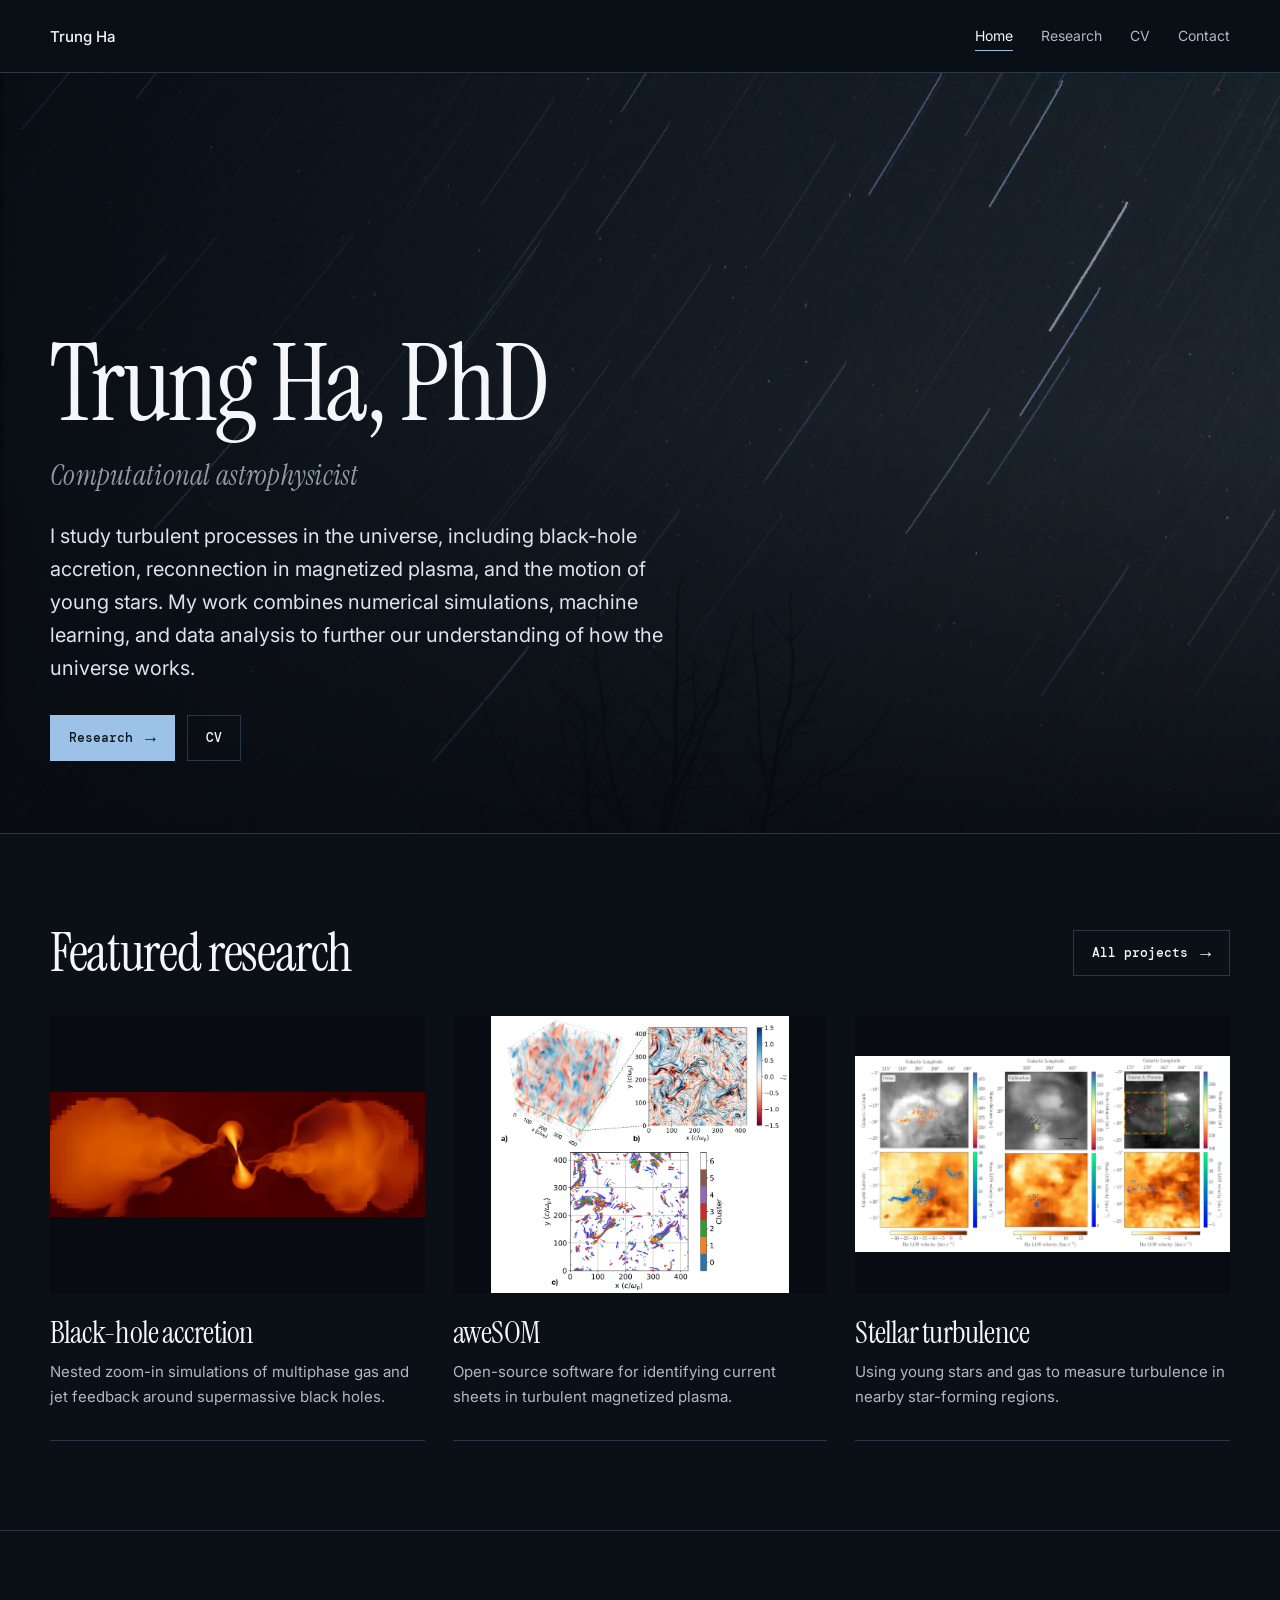
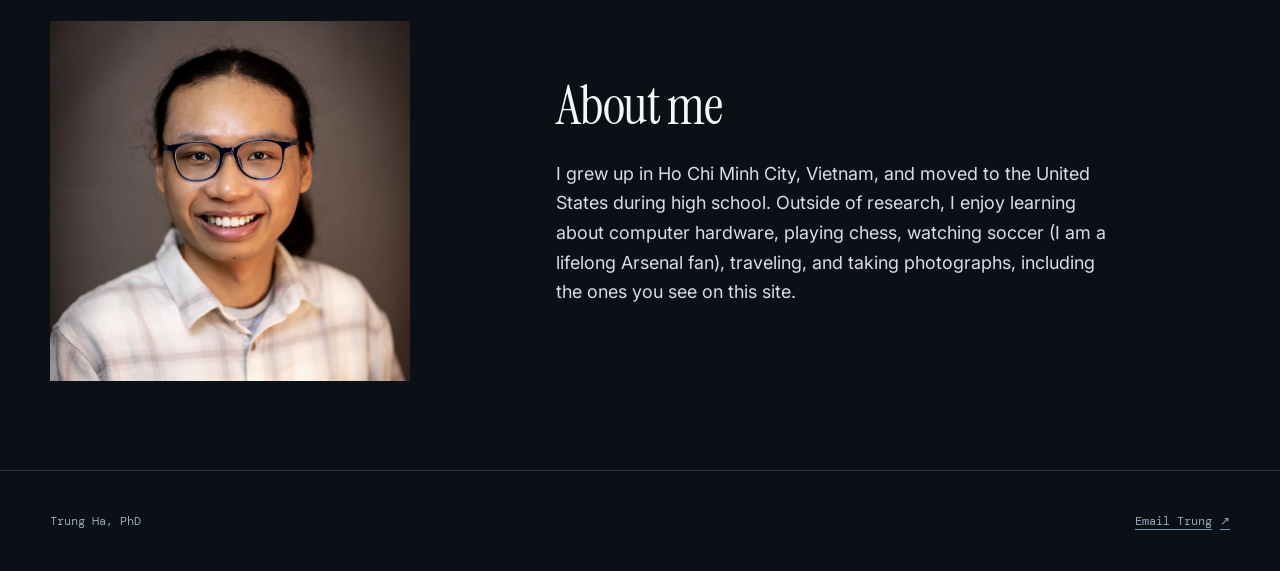
<file: index.html>
<!doctype html>
<html lang="en">
<head>
  <meta charset="utf-8">
  <meta name="viewport" content="width=device-width, initial-scale=1">
  <meta name="theme-color" content="#0b1017">
  <meta name="description" content="I study turbulent processes in the universe, including black-hole accretion, reconnection in magnetized plasma, and the motion of young stars. My work combines numerical simulations, machine learning, and data analysis to further our understanding of how the universe works.">
  <title>Trung Ha - Computational astrophysicist</title>
  <link rel="icon" href="/favicon.ico">
  <link rel="preconnect" href="https://fonts.googleapis.com">
  <link rel="preconnect" href="https://fonts.gstatic.com" crossorigin>
  <link href="https://fonts.googleapis.com/css2?family=DM+Mono:wght@400;500&amp;family=Instrument+Serif:ital@0;1&amp;family=Inter:wght@400;500;600;700&amp;display=swap" rel="stylesheet">
  <link rel="stylesheet" href="style.css">
</head>
<body>
  <a class="skip" href="#main">Skip to content</a>
  <header class="site-header"><nav class="shell nav" aria-label="Primary">
    <a class="wordmark" href="index.html">Trung Ha</a>
    <button class="menu-button" type="button" data-menu-button aria-expanded="false" aria-controls="menu">Menu</button>
    <ul class="nav-links" id="menu" data-menu><li><a aria-current="page" href="index.html">Home</a></li><li><a href="research.html">Research</a></li><li><a href="cv.html">CV</a></li><li><a href="contact.html">Contact</a></li></ul>
  </nav></header>
  <main id="main">
    <section class="hero">
      <img class="hero-image" src="assets/star-trails.webp" width="1432" height="1432" fetchpriority="high" decoding="async" alt="Star trails above a dark landscape">
      <div class="shell hero-copy">
        <h1>Trung Ha, PhD</h1>
        <p class="role">Computational astrophysicist</p>
        <p class="opening">I study turbulent processes in the universe, including black-hole accretion, reconnection in magnetized plasma, and the motion of young stars. My work combines numerical simulations, machine learning, and data analysis to further our understanding of how the universe works.</p>
        <div class="hero-actions"><a class="button primary" href="research.html">Research <span class="arrow" aria-hidden="true">→</span></a><a class="button" href="cv.html">CV</a></div>
      </div>
    </section>
    <section class="home-section"><div class="shell"><div class="section-head"><div><h2>Featured research</h2></div><a class="button" href="research.html">All projects <span class="arrow" aria-hidden="true">→</span></a></div>
      <div class="project-list">
        <article><a class="project-visual" href="research.html#accretion"><img src="assets/accretion-disk.png" width="800" height="266" loading="lazy" decoding="async" alt="Visualization of an accretion flow around a black hole"></a><h3><a href="research.html#accretion">Black-hole accretion</a></h3><p>Nested zoom-in simulations of multiphase gas and jet feedback around supermassive black holes.</p></article>
        <article><a class="project-visual" href="research.html#awesom"><img src="assets/awesom.webp" width="1600" height="1486" loading="lazy" decoding="async" alt="Current-sheet segmentation in a plasma simulation"></a><h3><a href="research.html#awesom">aweSOM</a></h3><p>Open-source software for identifying current sheets in turbulent magnetized plasma.</p></article>
        <article><a class="project-visual" href="research.html#turbulence"><img src="assets/stellar-turbulence.webp" width="1600" height="837" loading="lazy" decoding="async" alt="Young stars in nearby star-forming regions"></a><h3><a href="research.html#turbulence">Stellar turbulence</a></h3><p>Using young stars and gas to measure turbulence in nearby star-forming regions.</p></article>
      </div>
    </div></section>
    <section class="home-section" id="about"><div class="shell home-grid">
      <img class="portrait" src="assets/portrait.webp" width="1440" height="1440" loading="lazy" decoding="async" alt="Portrait of Trung Ha">
      <div class="bio-copy"><h2>About me</h2><p>I grew up in Ho Chi Minh City, Vietnam, and moved to the United States during high school. Outside of research, I enjoy learning about computer hardware, playing chess, watching soccer (I am a lifelong Arsenal fan), traveling, and taking photographs, including the ones you see on this site.</p></div>
    </div></section>
  </main>
  <footer class="site-footer"><div class="shell"><span>Trung Ha, PhD</span><a href="mailto:vinhtrungha99@gmail.com">Email Trung <span aria-hidden="true">↗</span></a></div></footer>
  <script src="app.js"></script>
</body>
</html>
</file>
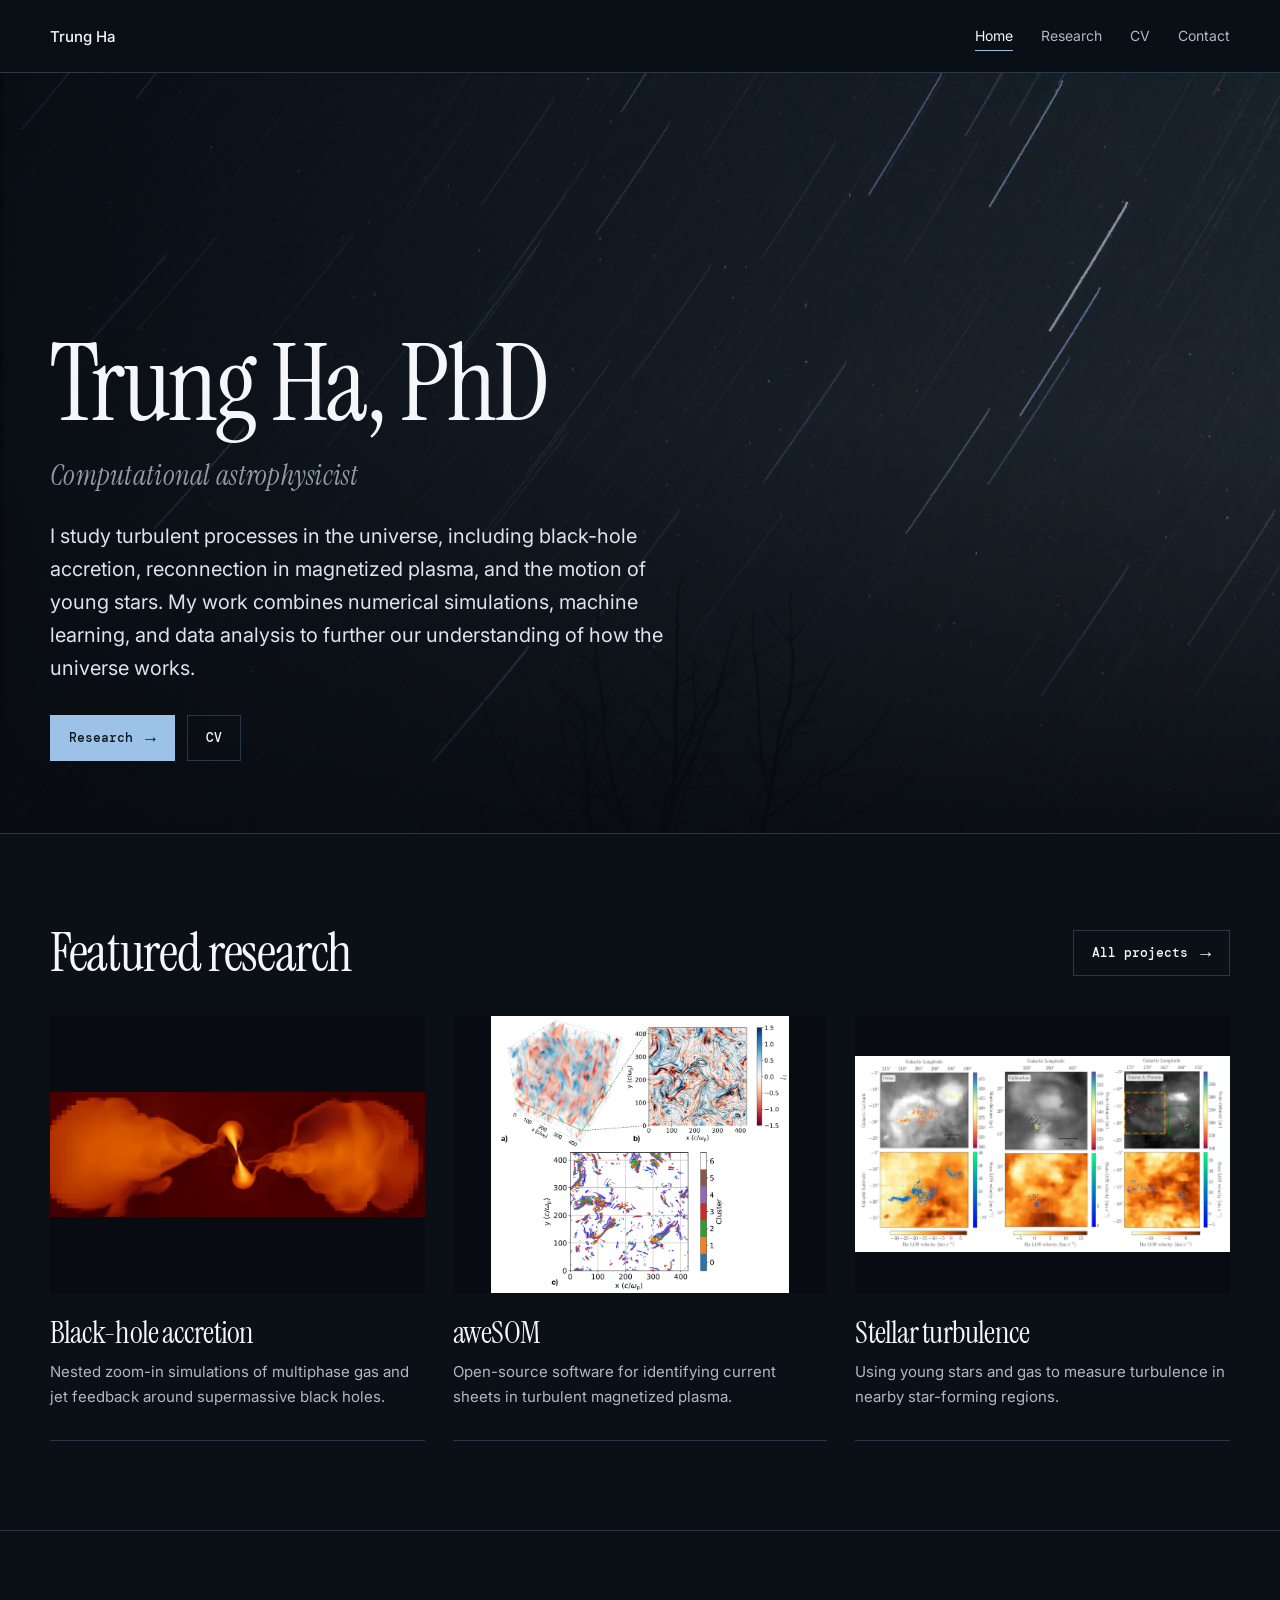
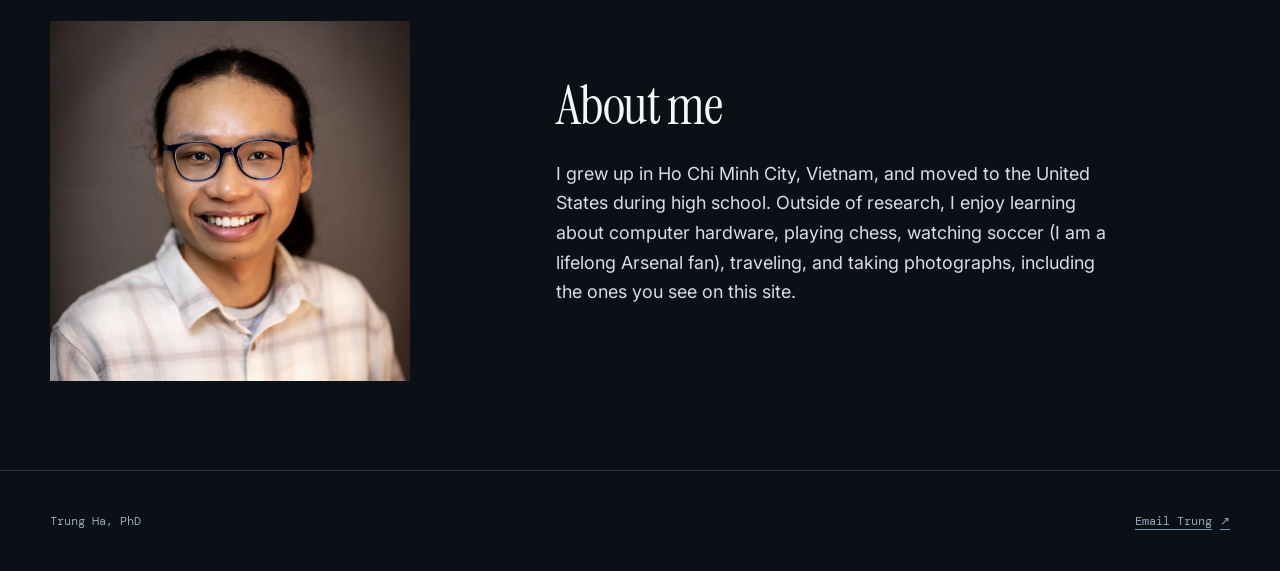
<file: reference-variants/dark-editorial-copy-c/index.html>
<!doctype html>
<html lang="en">
<head>
  <meta charset="utf-8">
  <meta name="viewport" content="width=device-width, initial-scale=1">
  <meta name="theme-color" content="#0b1017">
  <meta name="description" content="I study turbulent processes in the universe, including black-hole accretion, reconnection in magnetized plasma, and the motion of young stars. My work combines numerical simulations, machine learning, and data analysis to further our understanding of how the universe works.">
  <title>Trung Ha - Computational astrophysicist</title>
  <link rel="icon" href="/favicon.ico">
  <link rel="preconnect" href="https://fonts.googleapis.com">
  <link rel="preconnect" href="https://fonts.gstatic.com" crossorigin>
  <link href="https://fonts.googleapis.com/css2?family=DM+Mono:wght@400;500&amp;family=Instrument+Serif:ital@0;1&amp;family=Inter:wght@400;500;600;700&amp;display=swap" rel="stylesheet">
  <link rel="stylesheet" href="style.css">
</head>
<body>
  <a class="skip" href="#main">Skip to content</a>
  <header class="site-header"><nav class="shell nav" aria-label="Primary">
    <a class="wordmark" href="index.html">Trung Ha</a>
    <button class="menu-button" type="button" data-menu-button aria-expanded="false" aria-controls="menu">Menu</button>
    <ul class="nav-links" id="menu" data-menu><li><a aria-current="page" href="index.html">Home</a></li><li><a href="research.html">Research</a></li><li><a href="cv.html">CV</a></li><li><a href="contact.html">Contact</a></li></ul>
  </nav></header>
  <main id="main">
    <section class="hero">
      <img class="hero-image" src="assets/star-trails.webp" width="1432" height="1432" fetchpriority="high" decoding="async" alt="Star trails above a dark landscape">
      <div class="shell hero-copy">
        <h1>Trung Ha, PhD</h1>
        <p class="role">Computational astrophysicist</p>
        <p class="opening">I study turbulent processes in the universe, including black-hole accretion, reconnection in magnetized plasma, and the motion of young stars. My work combines numerical simulations, machine learning, and data analysis to further our understanding of how the universe works.</p>
        <div class="hero-actions"><a class="button primary" href="research.html">Research <span class="arrow" aria-hidden="true">→</span></a><a class="button" href="cv.html">CV</a></div>
      </div>
    </section>
    <section class="home-section"><div class="shell"><div class="section-head"><div><h2>Featured research</h2></div><a class="button" href="research.html">All projects <span class="arrow" aria-hidden="true">→</span></a></div>
      <div class="project-list">
        <article><a class="project-visual" href="research.html#accretion"><img src="assets/accretion-disk.png" width="800" height="266" loading="lazy" decoding="async" alt="Visualization of an accretion flow around a black hole"></a><h3><a href="research.html#accretion">Black-hole accretion</a></h3><p>Nested zoom-in simulations of multiphase gas and jet feedback around supermassive black holes.</p></article>
        <article><a class="project-visual" href="research.html#awesom"><img src="assets/awesom.webp" width="1600" height="1486" loading="lazy" decoding="async" alt="Current-sheet segmentation in a plasma simulation"></a><h3><a href="research.html#awesom">aweSOM</a></h3><p>Open-source software for identifying current sheets in turbulent magnetized plasma.</p></article>
        <article><a class="project-visual" href="research.html#turbulence"><img src="assets/stellar-turbulence.webp" width="1600" height="837" loading="lazy" decoding="async" alt="Young stars in nearby star-forming regions"></a><h3><a href="research.html#turbulence">Stellar turbulence</a></h3><p>Using young stars and gas to measure turbulence in nearby star-forming regions.</p></article>
      </div>
    </div></section>
    <section class="home-section"><div class="shell home-grid">
      <img class="portrait" src="assets/portrait.webp" width="1440" height="1440" loading="lazy" decoding="async" alt="Portrait of Trung Ha">
      <div class="bio-copy"><h2>About me</h2><p>I grew up in Ho Chi Minh City, Vietnam, and moved to the United States during high school. Outside of research, I enjoy learning about computer hardware, playing chess, watching soccer (I am a lifelong Arsenal fan), traveling, and taking photographs, including the ones you see on this site.</p></div>
    </div></section>
  </main>
  <footer class="site-footer"><div class="shell"><span>Trung Ha, PhD</span><a href="mailto:vinhtrungha99@gmail.com">Email Trung <span aria-hidden="true">↗</span></a></div></footer>
  <script src="app.js"></script>
</body>
</html>
</file>
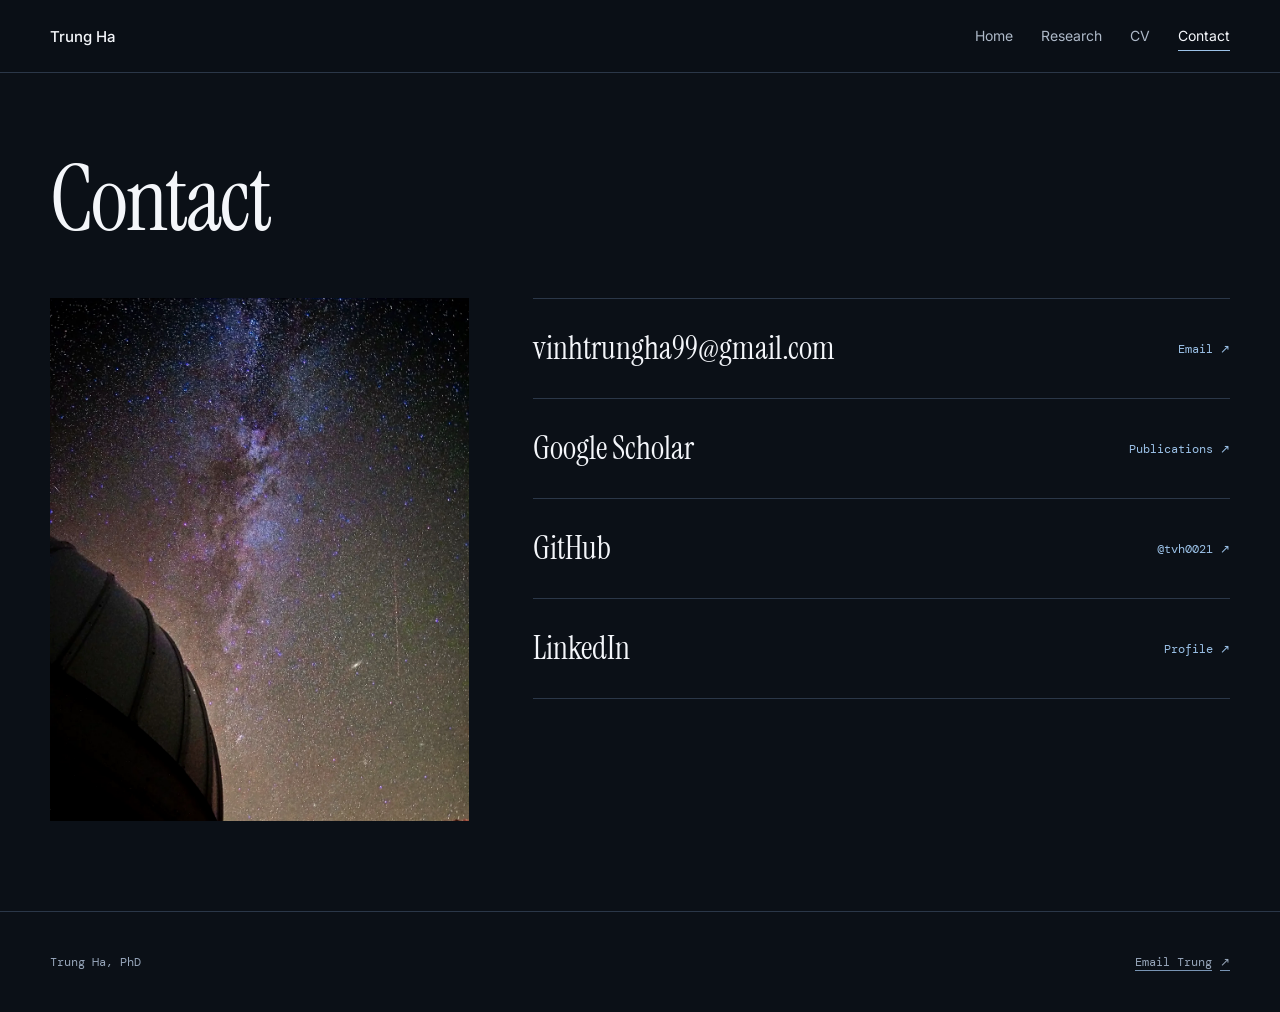
<file: contact.html>
<!doctype html>
<html lang="en">
<head><meta charset="utf-8"><meta name="viewport" content="width=device-width, initial-scale=1"><meta name="theme-color" content="#0b1017"><meta name="description" content="Contact Trung Ha, PhD."><title>Contact | Trung Ha, PhD</title><link rel="icon" href="/favicon.ico"><link rel="preconnect" href="https://fonts.googleapis.com"><link rel="preconnect" href="https://fonts.gstatic.com" crossorigin><link href="https://fonts.googleapis.com/css2?family=DM+Mono:wght@400;500&amp;family=Instrument+Serif:ital@0;1&amp;family=Inter:wght@400;500;600;700&amp;display=swap" rel="stylesheet"><link rel="stylesheet" href="style.css"></head>
<body>
  <a class="skip" href="#main">Skip to content</a><header class="site-header"><nav class="shell nav" aria-label="Primary"><a class="wordmark" href="index.html">Trung Ha</a><button class="menu-button" type="button" data-menu-button aria-expanded="false" aria-controls="menu">Menu</button><ul class="nav-links" id="menu" data-menu><li><a href="index.html">Home</a></li><li><a href="research.html">Research</a></li><li><a href="cv.html">CV</a></li><li><a aria-current="page" href="contact.html">Contact</a></li></ul></nav></header>
  <main id="main" class="shell"><section class="page-intro"><h1>Contact</h1></section><section class="contact-grid" aria-label="Email and public profiles"><div class="contact-aside"><img class="contact-photo" src="assets/observatory-milky-way.webp" width="1000" height="1500" loading="eager" decoding="async" alt="Milky Way above an observatory dome at night"></div><div class="contact-links">
    <a href="mailto:vinhtrungha99@gmail.com"><strong>vinhtrungha99@gmail.com</strong><span>Email <span aria-hidden="true">↗</span></span></a>
    <a href="https://scholar.google.com/citations?hl=en&amp;user=XwPs9zsAAAAJ&amp;view_op=list_works"><strong>Google Scholar</strong><span>Publications <span aria-hidden="true">↗</span></span></a>
    <a href="https://github.com/tvh0021"><strong>GitHub</strong><span>@tvh0021 <span aria-hidden="true">↗</span></span></a>
    <a href="https://www.linkedin.com/in/trung-ha-24a16v/"><strong>LinkedIn</strong><span>Profile <span aria-hidden="true">↗</span></span></a>
  </div></section></main>
  <footer class="site-footer"><div class="shell"><span>Trung Ha, PhD</span><a href="mailto:vinhtrungha99@gmail.com">Email Trung <span aria-hidden="true">↗</span></a></div></footer><script src="app.js"></script>
</body></html>
</file>
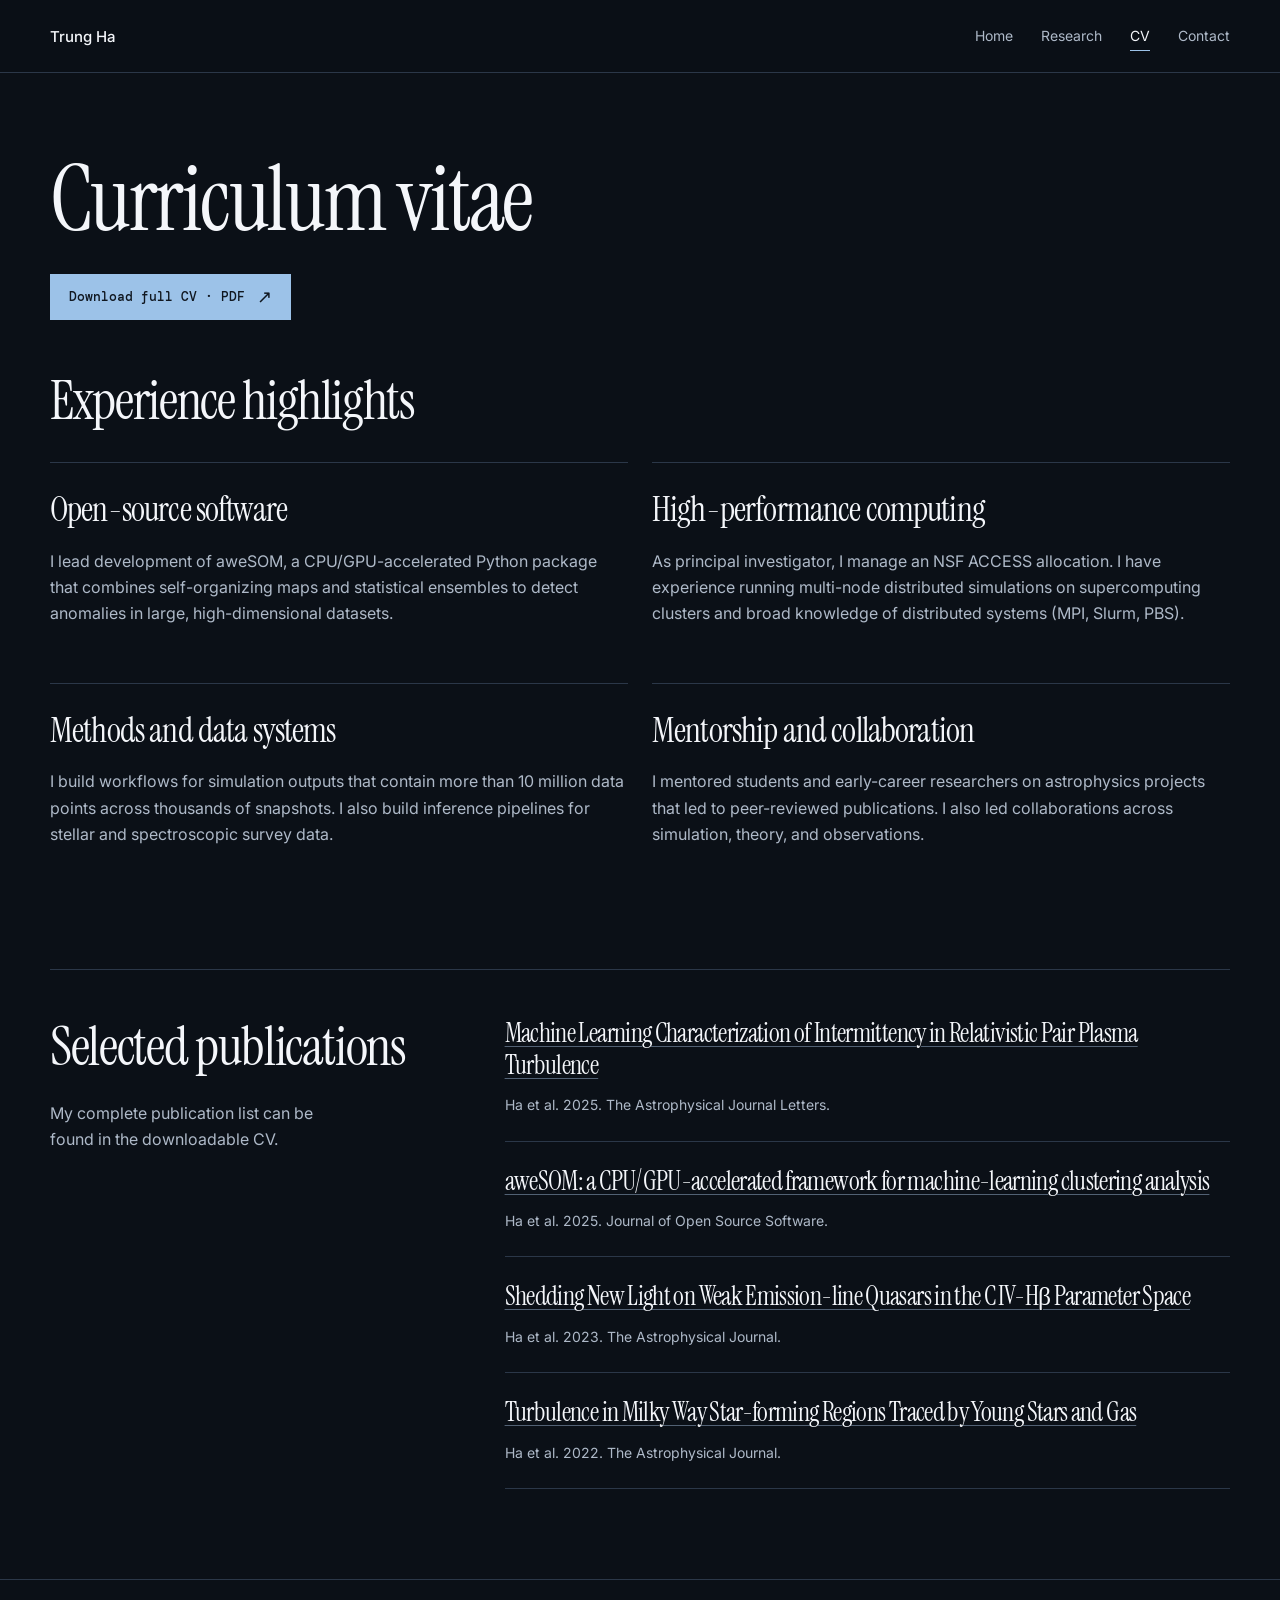
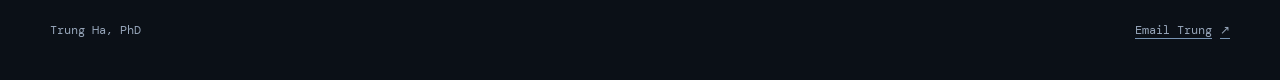
<file: cv.html>
<!doctype html>
<html lang="en">
<head><meta charset="utf-8"><meta name="viewport" content="width=device-width, initial-scale=1"><meta name="theme-color" content="#0b1017"><meta name="description" content="CV highlights and selected publications for Trung Ha, PhD."><title>CV | Trung Ha, PhD</title><link rel="icon" href="/favicon.ico"><link rel="preconnect" href="https://fonts.googleapis.com"><link rel="preconnect" href="https://fonts.gstatic.com" crossorigin><link href="https://fonts.googleapis.com/css2?family=DM+Mono:wght@400;500&amp;family=Instrument+Serif:ital@0;1&amp;family=Inter:wght@400;500;600;700&amp;display=swap" rel="stylesheet"><link rel="stylesheet" href="style.css"></head>
<body>
  <a class="skip" href="#main">Skip to content</a><header class="site-header"><nav class="shell nav" aria-label="Primary"><a class="wordmark" href="index.html">Trung Ha</a><button class="menu-button" type="button" data-menu-button aria-expanded="false" aria-controls="menu">Menu</button><ul class="nav-links" id="menu" data-menu><li><a href="index.html">Home</a></li><li><a href="research.html">Research</a></li><li><a aria-current="page" href="cv.html">CV</a></li><li><a href="contact.html">Contact</a></li></ul></nav></header>
  <main id="main" class="shell"><section class="page-intro"><h1>Curriculum vitae</h1><a class="button primary cv-download" href="assets/CV_TrungHa_0926.pdf" target="_blank" rel="noopener noreferrer">Download full CV · PDF <span class="arrow" aria-hidden="true">↗</span></a></section>
    <section class="cv-highlights" aria-labelledby="experience-highlights-title">
      <h2 id="experience-highlights-title">Experience highlights</h2>
      <div class="cv-grid">
      <article class="highlight"><h3>Open-source software</h3><p>I lead development of aweSOM, a CPU/GPU-accelerated Python package that combines self-organizing maps and statistical ensembles to detect anomalies in large, high-dimensional datasets.</p></article>
      <article class="highlight"><h3>High-performance computing</h3><p>As principal investigator, I manage an NSF ACCESS allocation. I have experience running multi-node distributed simulations on supercomputing clusters and broad knowledge of distributed systems (MPI, Slurm, PBS).</p></article>
      <article class="highlight"><h3>Methods and data systems</h3><p>I build workflows for simulation outputs that contain more than 10 million data points across thousands of snapshots. I also build inference pipelines for stellar and spectroscopic survey data.</p></article>
      <article class="highlight"><h3>Mentorship and collaboration</h3><p>I mentored students and early-career researchers on astrophysics projects that led to peer-reviewed publications. I also led collaborations across simulation, theory, and observations.</p></article>
      </div>
    </section>
    <section class="record"><div><h2>Selected publications</h2><p class="intro">My complete publication list can be found in the downloadable CV.</p></div><div>
      <article class="publication"><h3><a href="https://iopscience.iop.org/article/10.3847/2041-8213/add47b">Machine Learning Characterization of Intermittency in Relativistic Pair Plasma Turbulence</a></h3><p>Ha et al. 2025. The Astrophysical Journal Letters.</p></article>
      <article class="publication"><h3><a href="https://joss.theoj.org/papers/10.21105/joss.07613">aweSOM: a CPU/GPU-accelerated framework for machine-learning clustering analysis</a></h3><p>Ha et al. 2025. Journal of Open Source Software.</p></article>
      <article class="publication"><h3><a href="https://iopscience.iop.org/article/10.3847/1538-4357/acd04d">Shedding New Light on Weak Emission-line Quasars in the C IV-Hβ Parameter Space</a></h3><p>Ha et al. 2023. The Astrophysical Journal.</p></article>
      <article class="publication"><h3><a href="https://iopscience.iop.org/article/10.3847/1538-4357/ac76bf">Turbulence in Milky Way Star-forming Regions Traced by Young Stars and Gas</a></h3><p>Ha et al. 2022. The Astrophysical Journal.</p></article>
    </div></section>

  </main>
  <footer class="site-footer"><div class="shell"><span>Trung Ha, PhD</span><a href="mailto:vinhtrungha99@gmail.com">Email Trung <span aria-hidden="true">↗</span></a></div></footer><script src="app.js"></script>
</body></html>
</file>
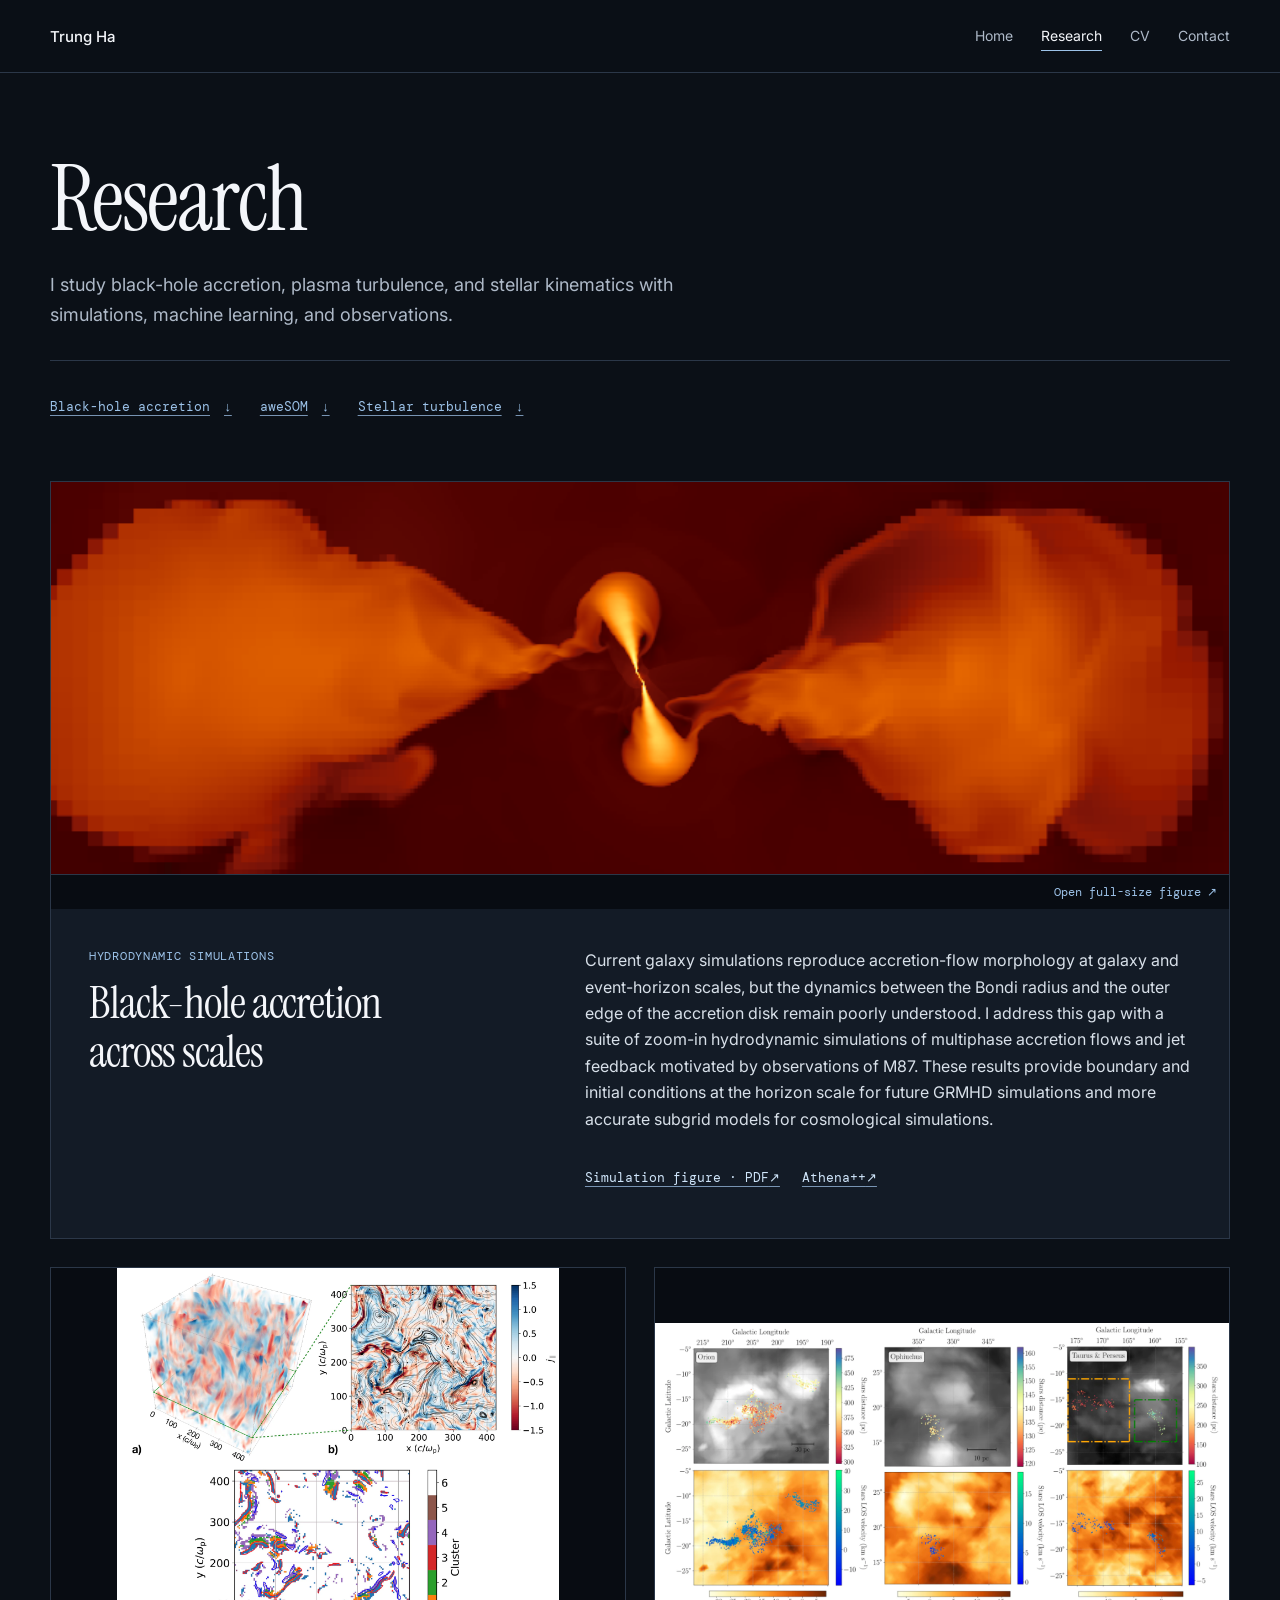
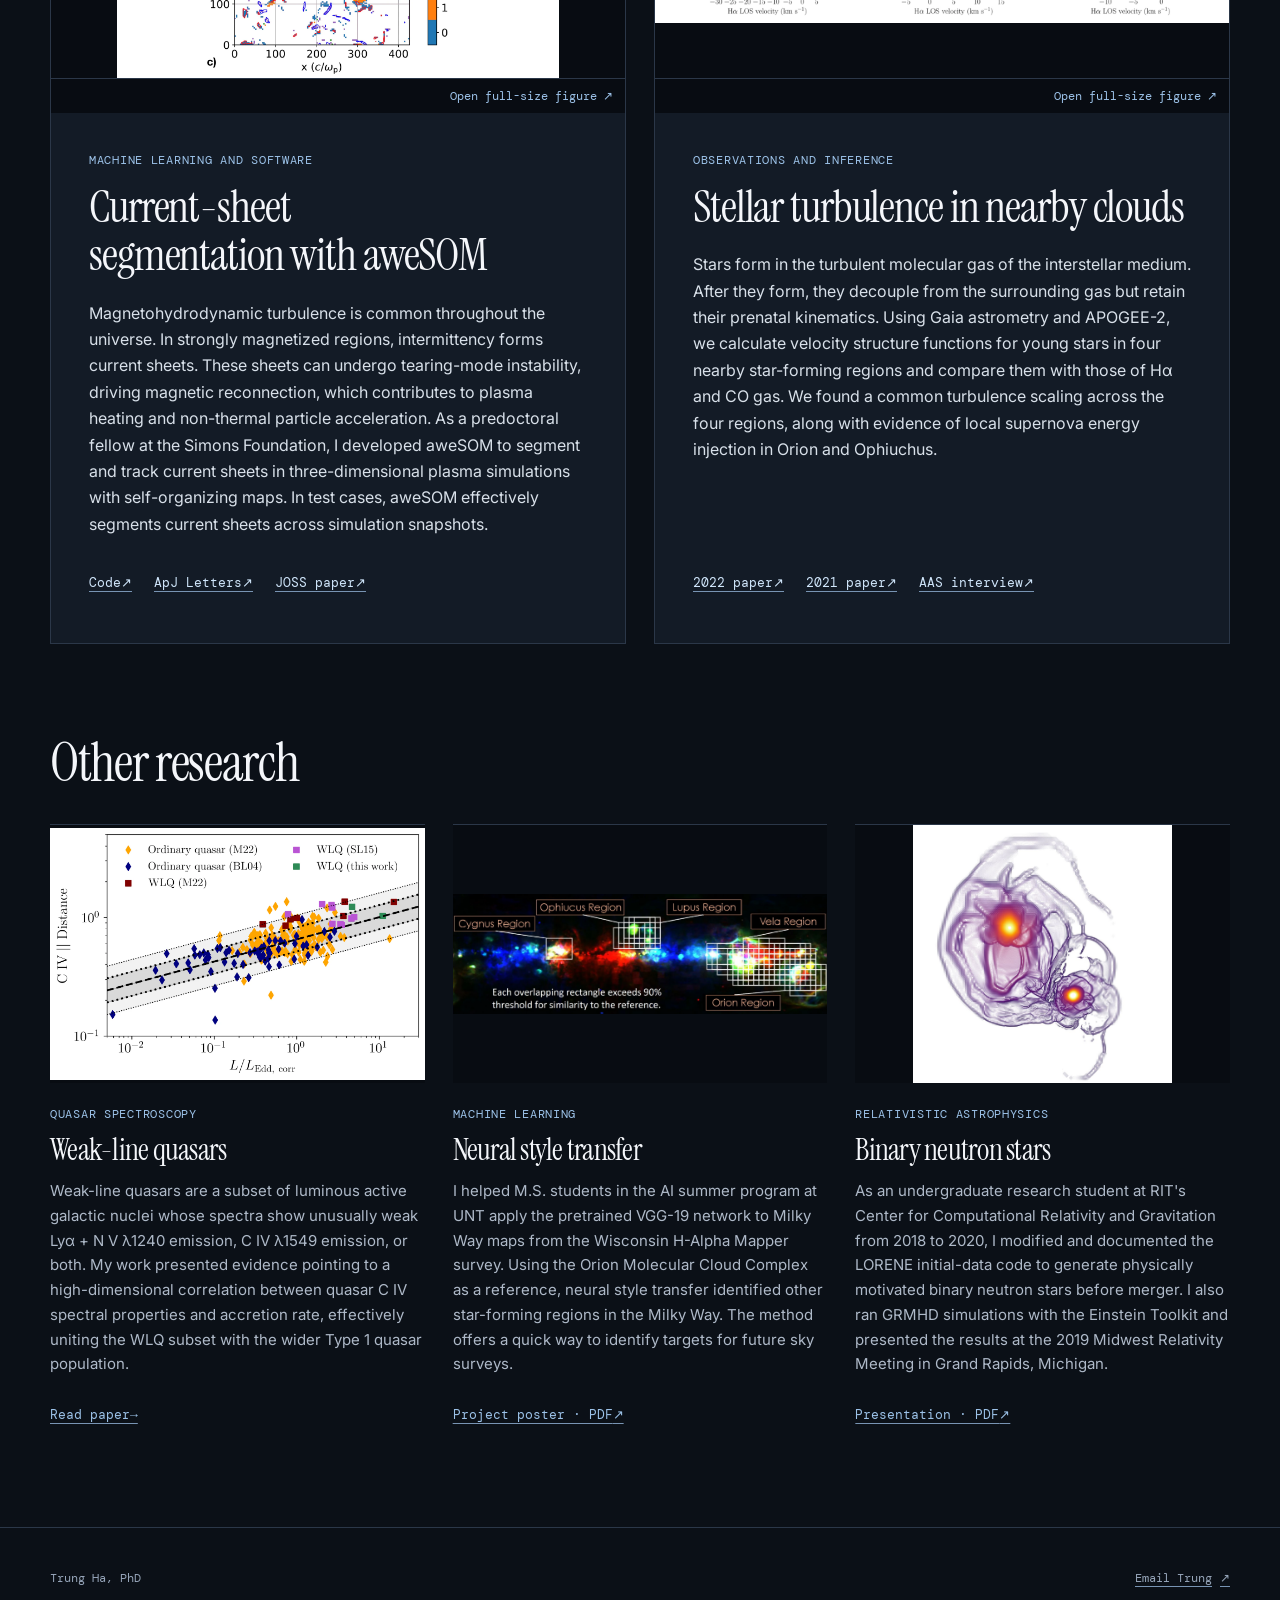
<file: research.html>
<!doctype html>
<html lang="en">
<head><meta charset="utf-8"><meta name="viewport" content="width=device-width, initial-scale=1"><meta name="theme-color" content="#0b1017"><meta name="description" content="Selected research projects by Trung Ha, PhD."><title>Research | Trung Ha, PhD</title><link rel="icon" href="/favicon.ico"><link rel="preconnect" href="https://fonts.googleapis.com"><link rel="preconnect" href="https://fonts.gstatic.com" crossorigin><link href="https://fonts.googleapis.com/css2?family=DM+Mono:wght@400;500&amp;family=Instrument+Serif:ital@0;1&amp;family=Inter:wght@400;500;600;700&amp;display=swap" rel="stylesheet"><link rel="stylesheet" href="style.css"></head>
<body>
  <a class="skip" href="#main">Skip to content</a><header class="site-header"><nav class="shell nav" aria-label="Primary"><a class="wordmark" href="index.html">Trung Ha</a><button class="menu-button" type="button" data-menu-button aria-expanded="false" aria-controls="menu">Menu</button><ul class="nav-links" id="menu" data-menu><li><a href="index.html">Home</a></li><li><a aria-current="page" href="research.html">Research</a></li><li><a href="cv.html">CV</a></li><li><a href="contact.html">Contact</a></li></ul></nav></header>
  <main id="main" class="shell"><section class="page-intro"><h1>Research</h1><p class="kicker">I study black-hole accretion, plasma turbulence, and stellar kinematics with simulations, machine learning, and observations.</p><nav class="project-index" aria-label="Research projects"><a href="#accretion">Black-hole accretion <span aria-hidden="true">↓</span></a><a href="#awesom">aweSOM <span aria-hidden="true">↓</span></a><a href="#turbulence">Stellar turbulence <span aria-hidden="true">↓</span></a></nav></section>
    <section class="flagship-grid" aria-label="Flagship research projects">
      <article class="flagship accretion" id="accretion"><a class="figure-link" href="assets/accretion-disk.png"><img src="assets/accretion-disk.png" width="800" height="266" loading="lazy" decoding="async" alt="Numerical visualization of an accretion flow"><span class="figure-caption">Open full-size figure <span aria-hidden="true">↗</span></span></a><div class="flagship-content"><div class="project-type">Hydrodynamic simulations</div><h2>Black-hole accretion across scales</h2><p>Current galaxy simulations reproduce accretion-flow morphology at galaxy and event-horizon scales, but the dynamics between the Bondi radius and the outer edge of the accretion disk remain poorly understood. I address this gap with a suite of zoom-in hydrodynamic simulations of multiphase accretion flows and jet feedback motivated by observations of M87. These results provide boundary and initial conditions at the horizon scale for future GRMHD simulations and more accurate subgrid models for cosmological simulations.</p><div class="project-links"><a href="assets/multiscale-proj-xandz.pdf">Simulation figure · PDF <span aria-hidden="true">↗</span></a><a href="https://www.athena-astro.app/">Athena++ <span aria-hidden="true">↗</span></a></div></div></article>
      <article class="flagship" id="awesom"><a class="figure-link" href="assets/aweSOM-1.png"><img src="assets/awesom.webp" width="1600" height="1486" loading="lazy" decoding="async" alt="Current sheets segmented in a three-dimensional plasma simulation"><span class="figure-caption">Open full-size figure <span aria-hidden="true">↗</span></span></a><div class="flagship-content"><div class="project-type">Machine learning and software</div><h2>Current-sheet segmentation with aweSOM</h2><p>Magnetohydrodynamic turbulence is common throughout the universe. In strongly magnetized regions, intermittency forms current sheets. These sheets can undergo tearing-mode instability, driving magnetic reconnection, which contributes to plasma heating and non-thermal particle acceleration. As a predoctoral fellow at the Simons Foundation, I developed aweSOM to segment and track current sheets in three-dimensional plasma simulations with self-organizing maps. In test cases, aweSOM effectively segments current sheets across simulation snapshots.</p><div class="project-links"><a href="https://github.com/tvh0021/aweSOM">Code <span aria-hidden="true">↗</span></a><a href="https://iopscience.iop.org/article/10.3847/2041-8213/add47b">ApJ Letters <span aria-hidden="true">↗</span></a><a href="https://joss.theoj.org/papers/10.21105/joss.07613">JOSS paper <span aria-hidden="true">↗</span></a></div></div></article>
      <article class="flagship" id="turbulence"><a class="figure-link" href="assets/stellar-turbulence.png"><img src="assets/stellar-turbulence.webp" width="1600" height="837" loading="lazy" decoding="async" alt="Maps of young stars and gas in nearby star-forming regions"><span class="figure-caption">Open full-size figure <span aria-hidden="true">↗</span></span></a><div class="flagship-content"><div class="project-type">Observations and inference</div><h2>Stellar turbulence in nearby clouds</h2><p>Stars form in the turbulent molecular gas of the interstellar medium. After they form, they decouple from the surrounding gas but retain their prenatal kinematics. Using Gaia astrometry and APOGEE-2, we calculate velocity structure functions for young stars in four nearby star-forming regions and compare them with those of Hα and CO gas. We found a common turbulence scaling across the four regions, along with evidence of local supernova energy injection in Orion and Ophiuchus.</p><div class="project-links"><a href="https://iopscience.iop.org/article/10.3847/1538-4357/ac76bf">2022 paper <span aria-hidden="true">↗</span></a><a href="https://iopscience.iop.org/article/10.3847/2041-8213/abd8c9">2021 paper <span aria-hidden="true">↗</span></a><a href="https://www.youtube.com/watch?v=MugMF6rlCkE">AAS interview <span aria-hidden="true">↗</span></a></div></div></article>
    </section>
    <section class="supporting"><div class="supporting-head"><h2>Other research</h2></div><div class="supporting-grid">
      <article class="supporting-card"><a class="figure-link" href="assets/weak-line-quasars.png"><img src="assets/weak-line-quasars.webp" width="1400" height="945" loading="lazy" decoding="async" alt="Chart showing a relation among quasar emission-line properties"></a><div class="card-copy"><div class="section-label">Quasar spectroscopy</div><h3>Weak-line quasars</h3><p>Weak-line quasars are a subset of luminous active galactic nuclei whose spectra show unusually weak Lyα + N V λ1240 emission, C IV λ1549 emission, or both. My work presented evidence pointing to a high-dimensional correlation between quasar C IV spectral properties and accretion rate, effectively uniting the WLQ subset with the wider Type 1 quasar population.</p><a href="https://iopscience.iop.org/article/10.3847/1538-4357/acd04d">Read paper <span aria-hidden="true">→</span></a></div></article>
      <article class="supporting-card"><a class="figure-link" href="assets/neural-style-transfer.png"><img src="assets/neural-style-transfer.webp" width="1800" height="574" loading="lazy" decoding="async" alt="Milky Way H-alpha map with highlighted similar regions"></a><div class="card-copy"><div class="section-label">Machine learning</div><h3>Neural style transfer</h3><p>I helped M.S. students in the AI summer program at UNT apply the pretrained VGG-19 network to Milky Way maps from the Wisconsin H-Alpha Mapper survey. Using the Orion Molecular Cloud Complex as a reference, neural style transfer identified other star-forming regions in the Milky Way. The method offers a quick way to identify targets for future sky surveys.</p><a href="assets/neuralstyletransfer_pres.pdf">Project poster · PDF <span aria-hidden="true">↗</span></a></div></article>
      <article class="supporting-card"><a class="figure-link" href="assets/binary-neutron-stars.JPG"><img src="assets/binary-neutron-stars.JPG" width="1195" height="1193" loading="lazy" decoding="async" alt="Density contours from a binary neutron-star simulation"></a><div class="card-copy"><div class="section-label">Relativistic astrophysics</div><h3>Binary neutron stars</h3><p>As an undergraduate research student at RIT's Center for Computational Relativity and Gravitation from 2018 to 2020, I modified and documented the LORENE initial-data code to generate physically motivated binary neutron stars before merger. I also ran GRMHD simulations with the Einstein Toolkit and presented the results at the 2019 Midwest Relativity Meeting in Grand Rapids, Michigan.</p><a href="assets/bns_pres.pdf">Presentation · PDF <span aria-hidden="true">↗</span></a></div></article>
    </div></section>
  </main>
  <footer class="site-footer"><div class="shell"><span>Trung Ha, PhD</span><a href="mailto:vinhtrungha99@gmail.com">Email Trung <span aria-hidden="true">↗</span></a></div></footer><script src="app.js"></script>
</body></html>
</file>
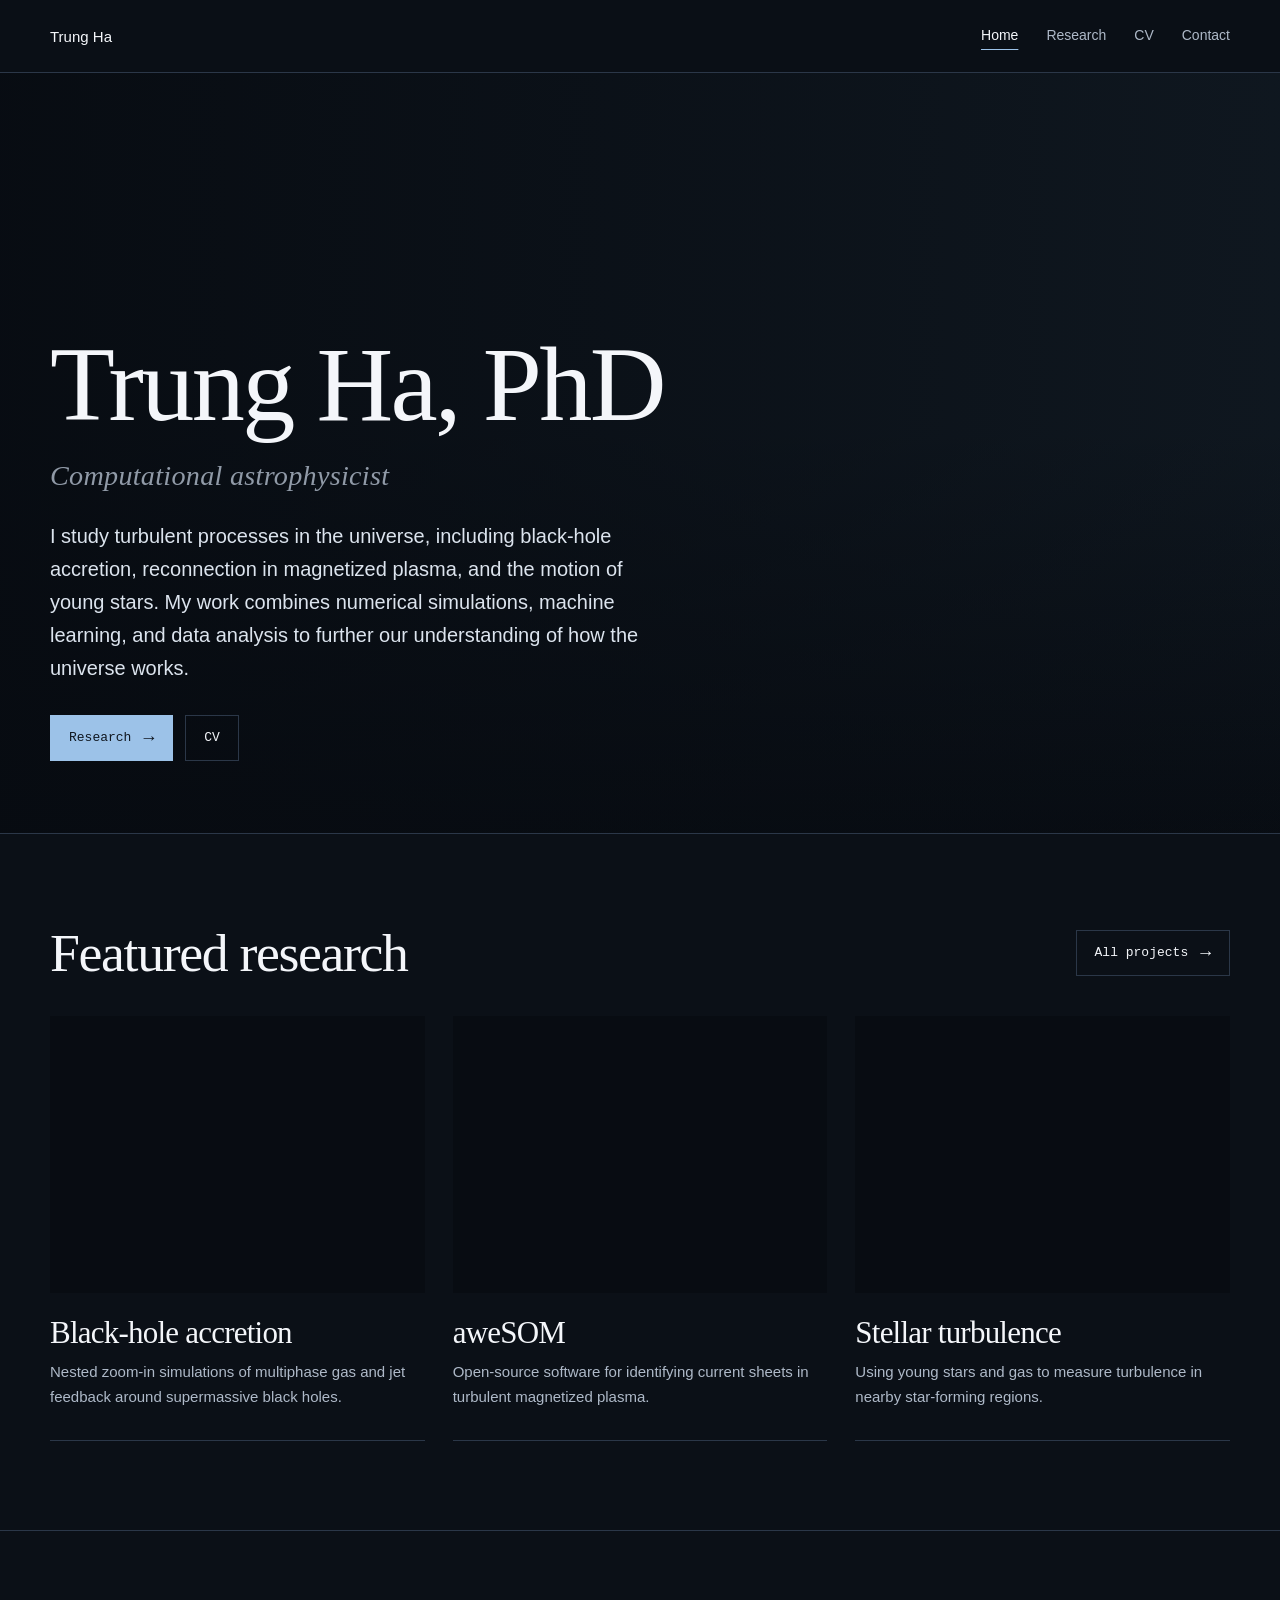
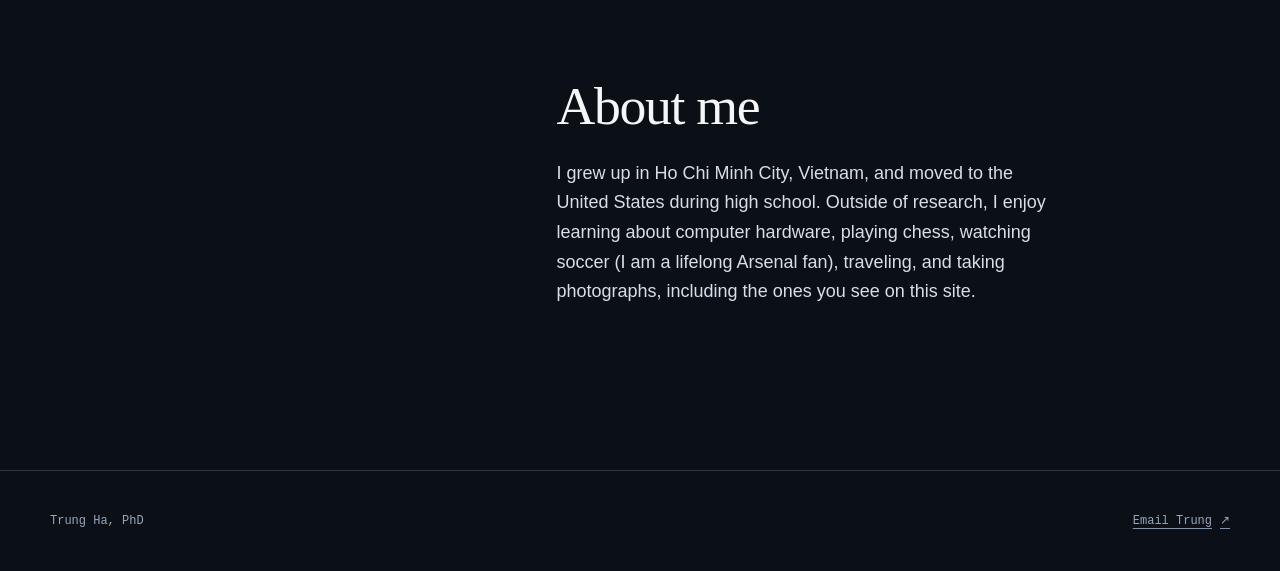
<file: pages/about.html>
<!doctype html>
<html lang="en">
<head>
  <meta charset="utf-8">
  <title>Redirecting to About Trung Ha...</title>
  <link rel="canonical" href="/index.html#about">
  <meta http-equiv="refresh" content="0; url=/index.html#about">
</head>
<body>
  <p>Redirecting to <a href="/index.html#about">About Trung Ha</a>...</p>
</body>
</html>
</file>
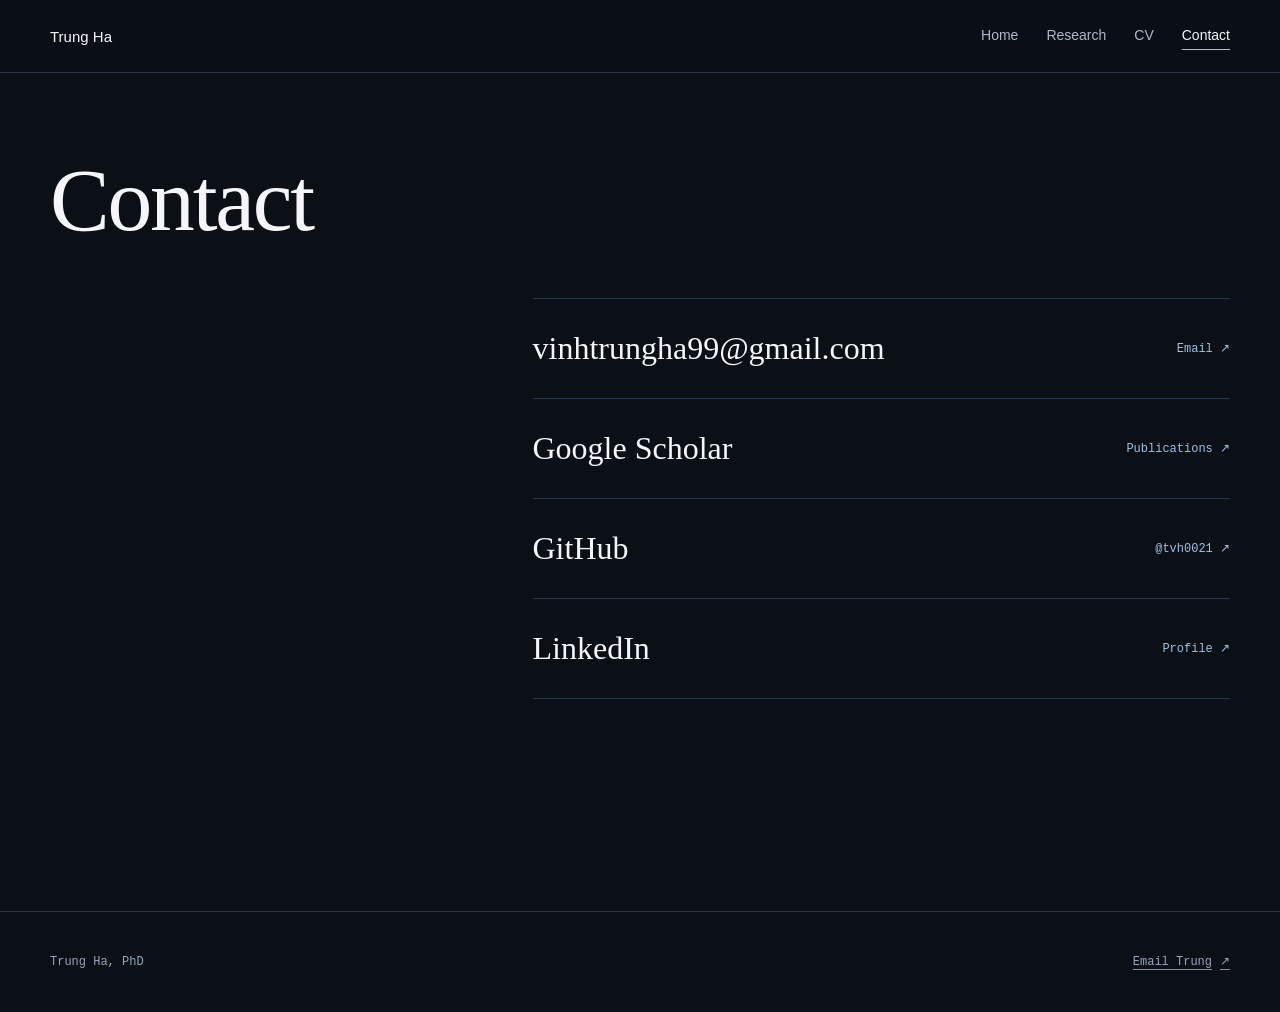
<file: pages/contact.html>
<!doctype html>
<html lang="en">
<head>
  <meta charset="utf-8">
  <title>Redirecting to Contact | Trung Ha, PhD...</title>
  <link rel="canonical" href="/contact.html">
  <meta http-equiv="refresh" content="0; url=/contact.html">
</head>
<body>
  <p>Redirecting to <a href="/contact.html">Contact | Trung Ha, PhD</a>...</p>
</body>
</html>
</file>
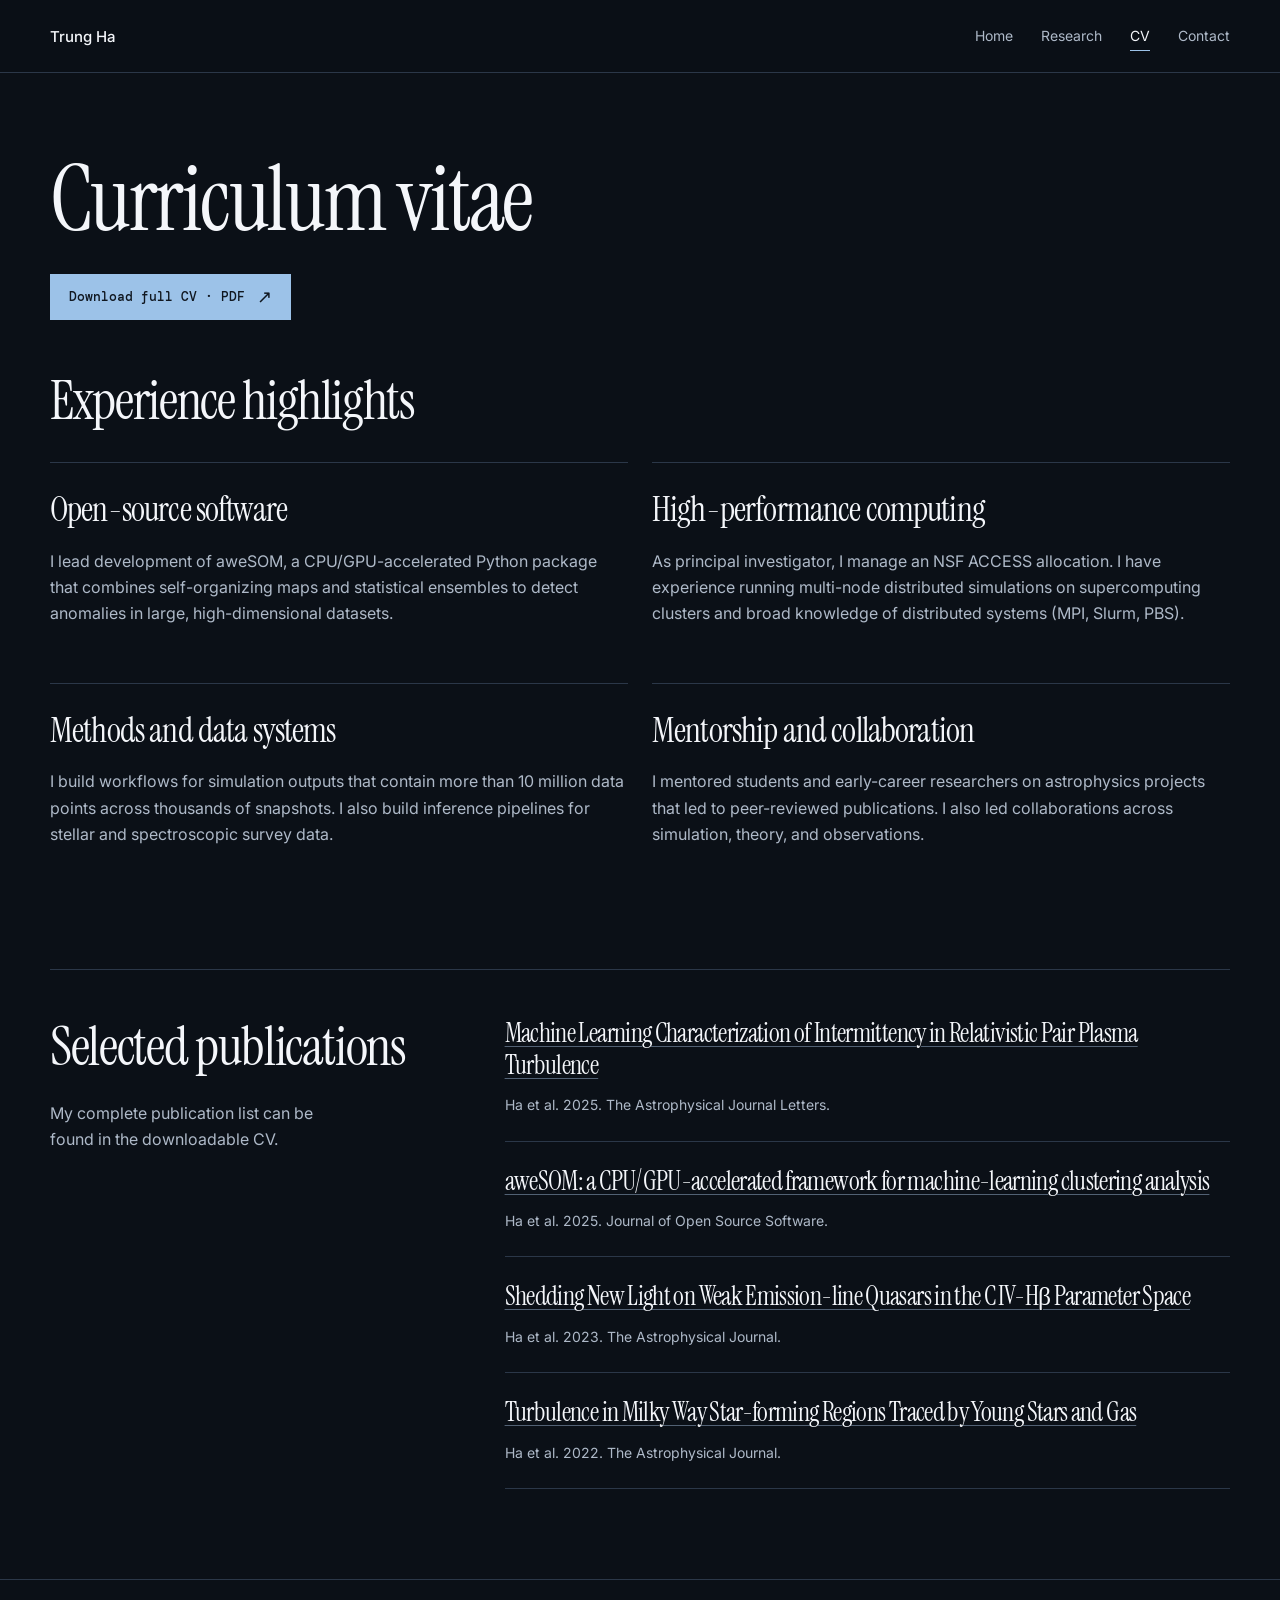
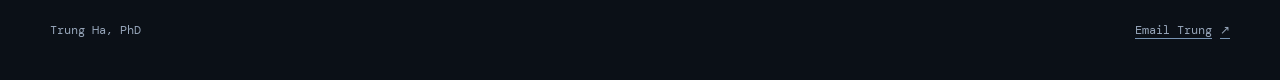
<file: pages/cv.html>
<!doctype html>
<html lang="en">
<head>
  <meta charset="utf-8">
  <title>Redirecting to CV | Trung Ha, PhD...</title>
  <link rel="canonical" href="/cv.html">
  <meta http-equiv="refresh" content="0; url=/cv.html">
</head>
<body>
  <p>Redirecting to <a href="/cv.html">CV | Trung Ha, PhD</a>...</p>
</body>
</html>
</file>
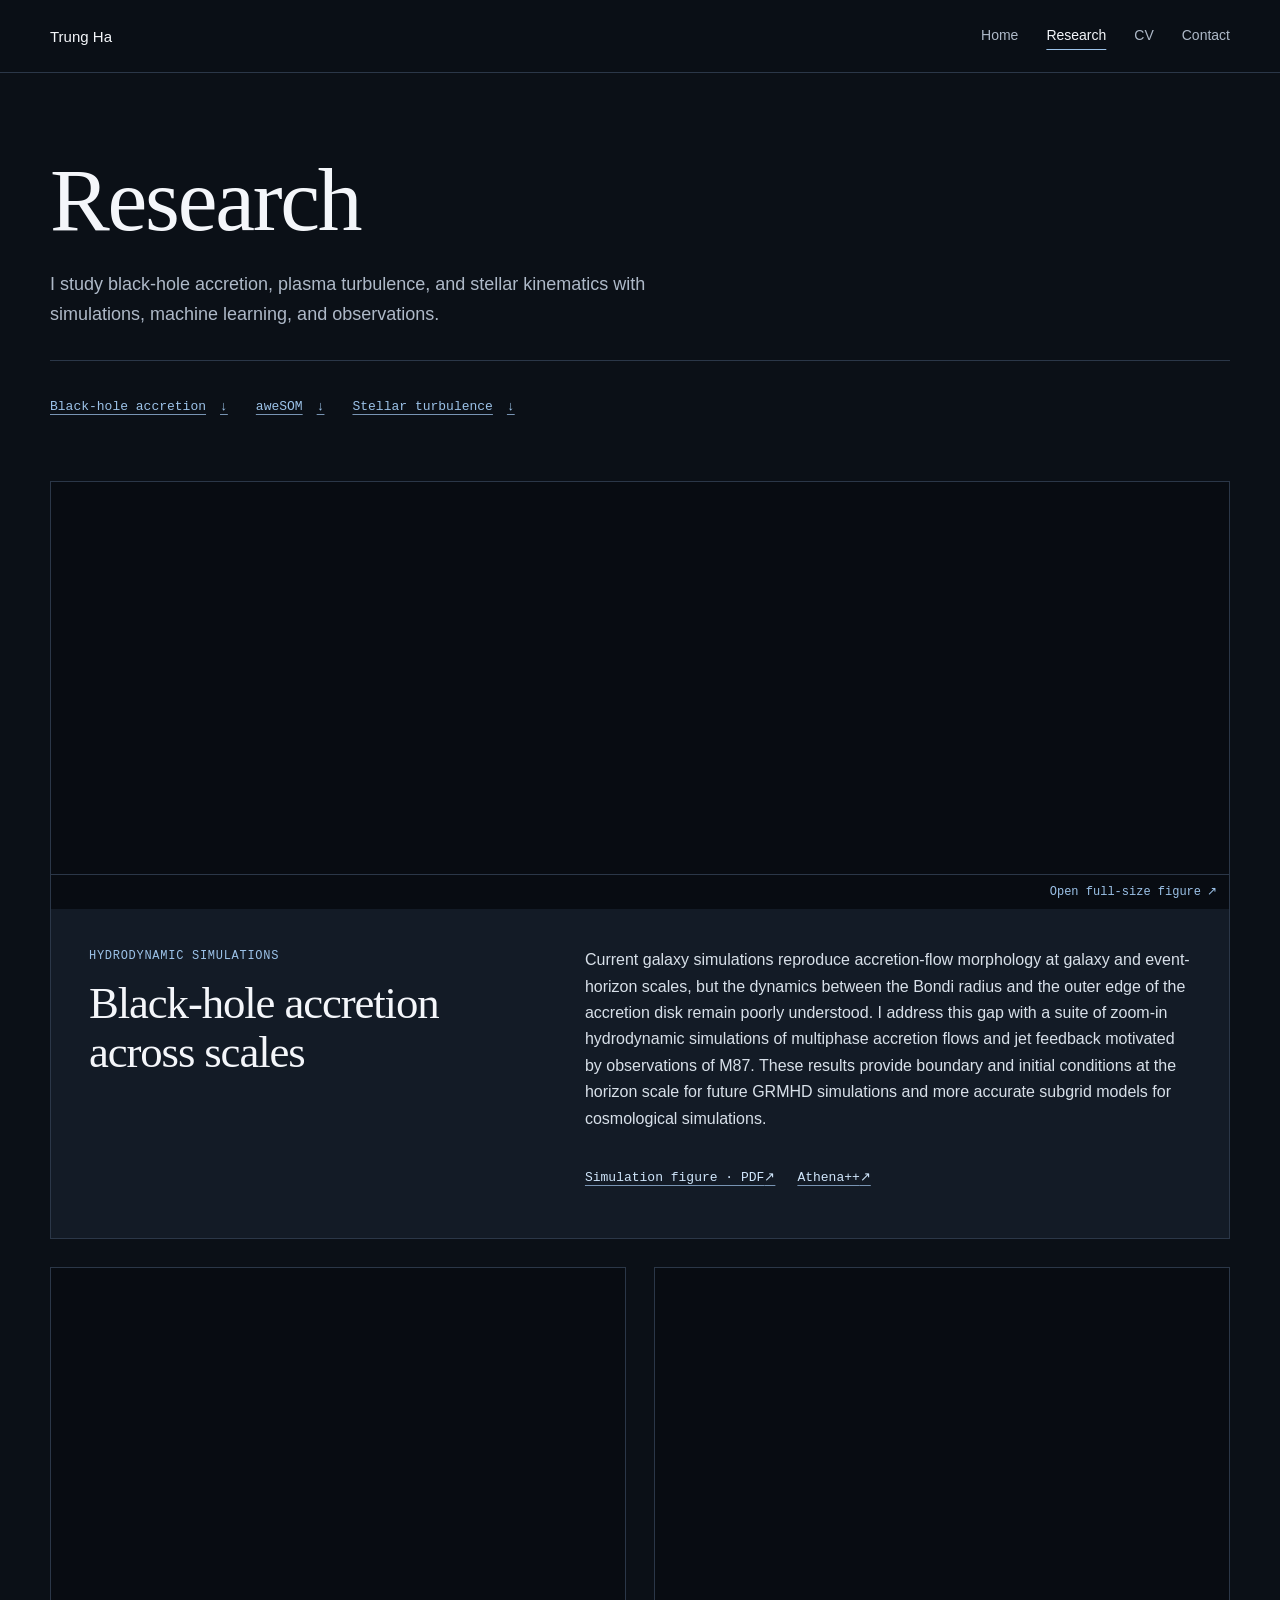
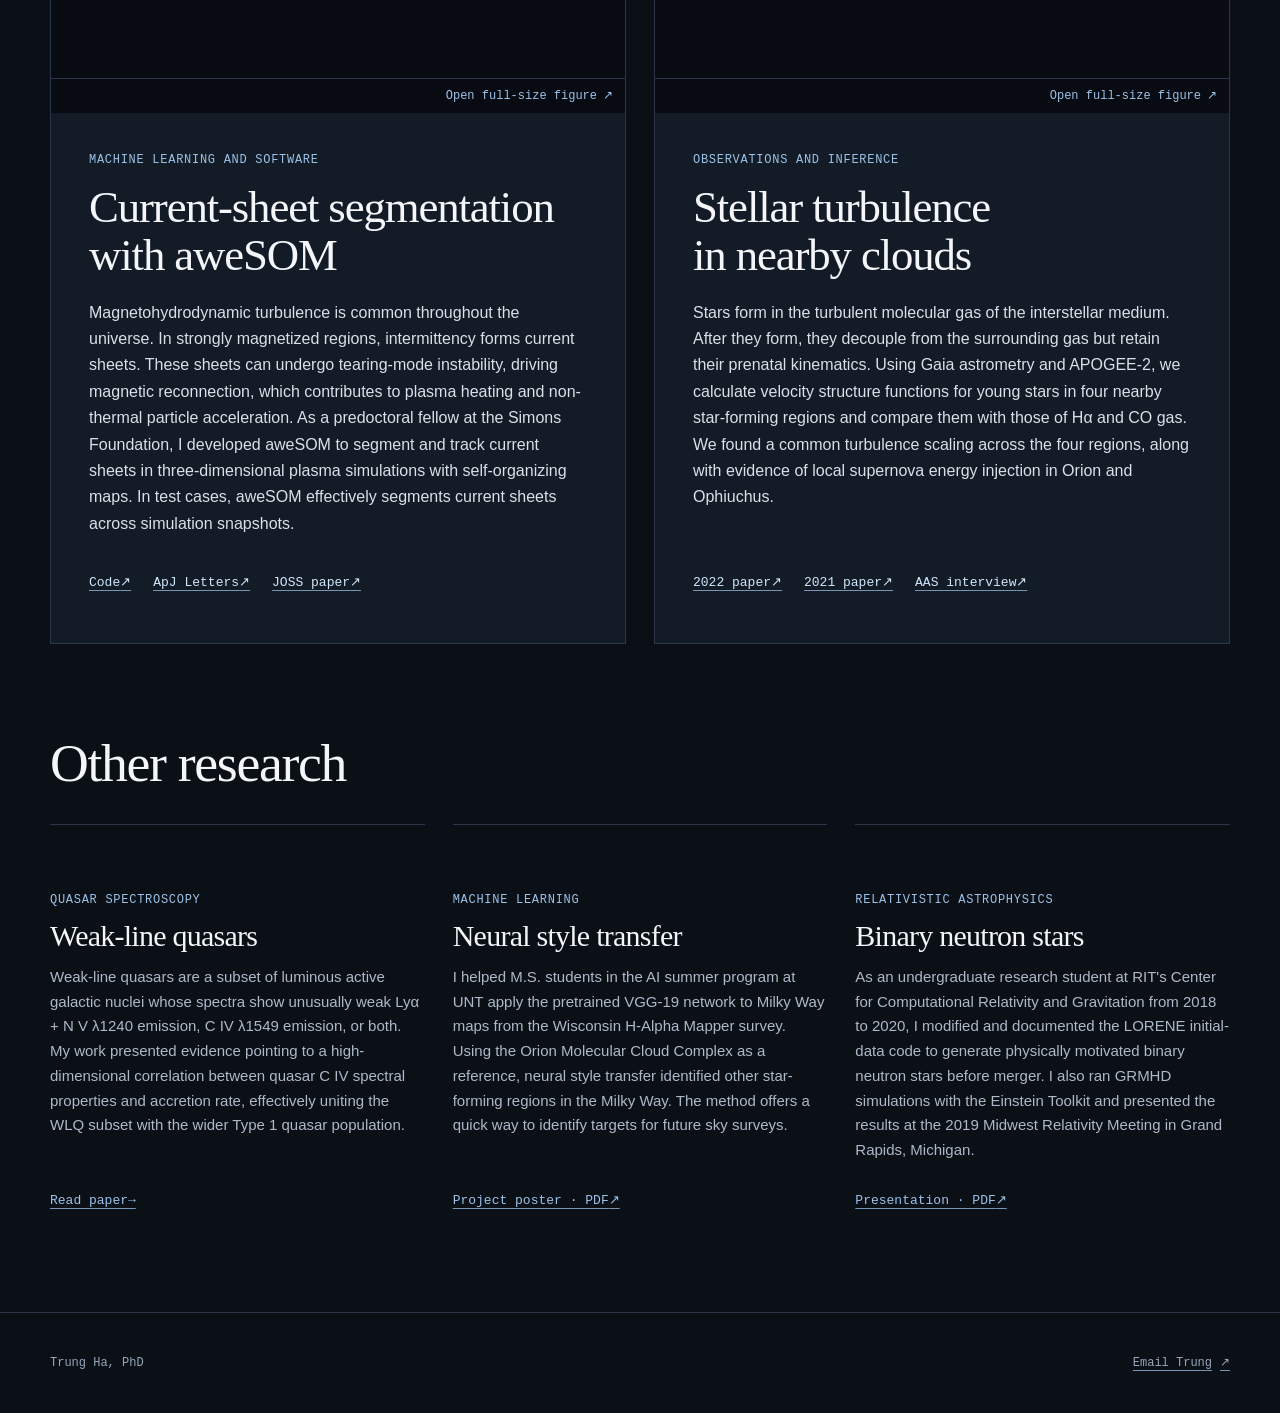
<file: pages/research.html>
<!doctype html>
<html lang="en">
<head>
  <meta charset="utf-8">
  <title>Redirecting to Research | Trung Ha, PhD...</title>
  <link rel="canonical" href="/research.html">
  <meta http-equiv="refresh" content="0; url=/research.html">
</head>
<body>
  <p>Redirecting to <a href="/research.html">Research | Trung Ha, PhD</a>...</p>
</body>
</html>
</file>
<file: style.css>
:root {
  color-scheme: dark;
  --ink: #f4f6fa;
  --muted: #aeb9c8;
  --quiet: #97a6ba;
  --ground: #0b1017;
  --surface: #131b26;
  --line: #2b3748;
  --blue: #9cc2e8;
  --blue-strong: #d0e6fb;
  --max: 1180px;
  --serif: 'Instrument Serif', Georgia, serif;
  --sans: Inter, Arial, sans-serif;
  --mono: 'DM Mono', monospace;
  --section-space: clamp(64px, 7vw, 100px);
}

* { box-sizing: border-box; }
html { background: var(--ground); scroll-behavior: smooth; scroll-padding-top: 94px; }
body { margin: 0; min-height: 100svh; display: flex; flex-direction: column; background: var(--ground); color: var(--ink); font: 400 16px/1.65 var(--sans); }
main { flex: 1; min-width: 0; }
a { color: inherit; text-decoration-color: #7894b3; text-underline-offset: 4px; }
a:hover { color: var(--blue-strong); }
a:focus-visible, button:focus-visible { outline: 2px solid var(--blue-strong); outline-offset: 5px; }
img { display: block; max-width: 100%; height: auto; }
.shell { width: min(var(--max), calc(100% - 64px)); margin: 0 auto; }
.skip { position: fixed; left: -999px; top: 12px; z-index: 20; background: var(--ink); color: var(--ground); padding: 9px 14px; }
.skip:focus { left: 12px; }
h1, h2, h3, p { margin-top: 0; }
h1, h2, h3 { font-weight: 400; letter-spacing: -.025em; text-wrap: balance; }
h1 { font: 400 clamp(56px, 7vw, 96px)/1.04 var(--serif); margin-bottom: 0; }
h2 { font: 400 clamp(38px, 4.2vw, 60px)/1.08 var(--serif); margin-bottom: 24px; }
h3 { font: 400 31px/1.13 var(--serif); }

.site-header { border-bottom: 1px solid var(--line); position: sticky; top: 0; z-index: 10; background: rgba(11,16,23,.96); backdrop-filter: blur(14px); }
.nav { height: 72px; display: flex; align-items: center; justify-content: space-between; gap: 24px; }
.wordmark { display: inline-flex; align-items: center; min-height: 44px; text-decoration: none; font: 500 15px/1 var(--sans); }
.nav-links { display: flex; align-items: center; gap: 28px; list-style: none; padding: 0; margin: 0; }
.nav-links a { display: inline-flex; align-items: center; min-height: 44px; color: var(--muted); text-decoration: none; font-size: 14px; }
.nav-links a[aria-current='page'] { color: var(--ink); text-decoration: underline; text-decoration-color: var(--blue); text-underline-offset: 9px; }
.nav-links a:hover { color: var(--ink); }
.menu-button { display: none; min-height: 44px; border: 1px solid var(--line); background: none; color: var(--ink); padding: 8px 14px; font: 500 13px var(--mono); cursor: pointer; }
.button { display: inline-flex; align-items: center; justify-content: center; min-height: 46px; gap: 12px; padding: 10px 18px; border: 1px solid var(--line); color: var(--ink); text-decoration: none; font: 500 13px/1.4 var(--mono); }
.button:hover { border-color: var(--blue); color: var(--blue-strong); }
.button.primary { border-color: var(--blue); background: var(--blue); color: #101720; }
.button.primary:hover { background: var(--blue-strong); }
.arrow { font-size: 18px; line-height: 1; }

.hero { min-height: min(760px, calc(100svh - 72px)); display: grid; align-items: end; position: relative; overflow: clip; background: #111a23; }
.hero::before { content: ''; position: absolute; inset: 0; background: linear-gradient(90deg, rgba(7,11,17,.92), rgba(7,11,17,.60) 48%, rgba(7,11,17,.2)), linear-gradient(0deg, rgba(7,11,17,.86), transparent 53%); z-index: 1; }
.hero-image { width: 100%; height: 100%; position: absolute; object-fit: cover; inset: 0; object-position: center; opacity: .82; }
.hero-copy { padding: 100px 0 72px; position: relative; z-index: 2; }
.hero-copy h1 { font-size: clamp(56px, 8.3vw, 120px); margin: 0 0 20px; }
.role { margin: 0; color: var(--muted); opacity: .82; font: italic 400 clamp(21px, 2.2vw, 30px)/1.15 var(--serif); letter-spacing: .01em; }
.opening { max-width: 620px; margin: 28px 0 0; color: #dce4ee; font-size: clamp(17px, 1.6vw, 20px); line-height: 1.65; }
.hero-actions { display: flex; flex-wrap: wrap; gap: 12px; margin-top: 30px; }
.home-section { padding: var(--section-space) 0; border-top: 1px solid var(--line); }
.home-grid { display: grid; grid-template-columns: minmax(240px, .75fr) minmax(0, 1.25fr); gap: clamp(38px, 8vw, 105px); align-items: center; }
.portrait { width: min(100%, 360px); aspect-ratio: 1; object-fit: cover; }
.bio-copy p { max-width: 50ch; color: #d7dee7; font-size: 18px; }
.bio-copy .bio-note { color: var(--muted); font-size: 16px; margin-bottom: 0; }
.section-head { display: flex; justify-content: space-between; gap: 28px; align-items: center; margin-bottom: 34px; }
.section-head h2 { margin: 0; }
.project-list { display: grid; grid-template-columns: repeat(3, minmax(0, 1fr)); gap: 28px; }
.project-list article { min-width: 0; display: flex; flex-direction: column; border-bottom: 1px solid var(--line); padding-bottom: 14px; }
.project-visual { display: block; background: #080c12; text-decoration: none; }
.project-list img { aspect-ratio: 1.35; width: 100%; object-fit: contain; background: #080c12; }
.project-list h3 { margin: 22px 0 10px; }
.project-list h3 a { text-decoration: none; }
.project-list h3 a:hover { text-decoration: underline; text-decoration-color: var(--blue); text-underline-offset: 6px; }
.project-list p { color: var(--muted); font-size: 15px; margin-bottom: 16px; }

.page-intro { padding: 80px 0 52px; }
.kicker { max-width: 62ch; margin: 24px 0 0; color: var(--muted); font-size: 18px; }
.project-index { display: flex; flex-wrap: wrap; gap: 8px 28px; padding-top: 24px; margin-top: 30px; border-top: 1px solid var(--line); }
.project-index a { display: inline-flex; align-items: center; gap: 14px; min-height: 44px; color: var(--blue); font: 400 13px/1.5 var(--mono); }
.flagship-grid { display: grid; grid-template-columns: repeat(2, minmax(0, 1fr)); gap: 28px; }
.flagship { min-width: 0; display: flex; flex-direction: column; background: var(--surface); border: 1px solid var(--line); }
.flagship:first-child { grid-column: 1 / -1; }
.flagship img { width: 100%; aspect-ratio: 1.4; object-fit: contain; background: #080c12; }
.flagship.accretion img { aspect-ratio: 3; }
.flagship.accretion .flagship-content { display: grid; grid-template-columns: .85fr 1.15fr; column-gap: 48px; }
.flagship.accretion .project-type { grid-column: 1; }
.flagship.accretion h2 { grid-column: 1; grid-row: 2 / 4; margin-bottom: 0; }
.flagship.accretion p { grid-column: 2; grid-row: 1 / 3; }
.flagship.accretion .project-links { grid-column: 2; }
.flagship-content { padding: clamp(24px, 3vw, 38px); flex: 1; display: flex; flex-direction: column; }
.project-type, .section-label { color: var(--blue); font: 400 12px/1.5 var(--mono); letter-spacing: .06em; text-transform: uppercase; }
.flagship h2 { font-size: clamp(36px, 3.5vw, 48px); margin: 14px 0 20px; }
.flagship p { color: #d8e0e9; font-size: 16px; margin-bottom: 24px; }
.project-links { display: flex; flex-wrap: wrap; gap: 0 22px; margin-top: auto; }
.project-links a { display: inline-flex; align-items: center; min-height: 44px; color: var(--blue-strong); font: 400 13px/1.5 var(--mono); }
.figure-link { display: block; background: #080c12; color: var(--blue); text-decoration: none; }
.figure-caption { display: flex; justify-content: flex-end; gap: 6px; padding: 8px 12px; border-top: 1px solid var(--line); font: 400 12px/1.5 var(--mono); }
.figure-link:hover .figure-caption { color: var(--blue-strong); }
.supporting { margin: var(--section-space) 0; }
.supporting-head { margin-bottom: 32px; }
.supporting-grid { display: grid; grid-template-columns: repeat(3, minmax(0, 1fr)); gap: 28px; }
.supporting-card { min-width: 0; border-top: 1px solid var(--line); display: flex; flex-direction: column; }
.supporting-card img { width: 100%; aspect-ratio: 1.45; object-fit: contain; background: #080c12; }
.supporting-card .card-copy { padding-top: 22px; flex: 1; display: flex; flex-direction: column; }
.supporting-card h3 { font-size: 30px; margin: 10px 0 12px; }
.supporting-card p { color: var(--muted); font-size: 15px; margin: 0 0 16px; }
.supporting-card a { display: inline-flex; align-items: center; align-self: start; min-height: 44px; color: var(--blue); font: 400 13px/1.5 var(--mono); margin-top: auto; }

.cv-download { margin-top: 28px; }
.cv-highlights { margin-bottom: var(--section-space); }
.cv-highlights > h2 { margin-bottom: 32px; }
.cv-grid { display: grid; grid-template-columns: repeat(2, minmax(0, 1fr)); gap: 24px; }
.highlight { padding: 28px 0 32px; background: transparent; border-top: 1px solid var(--line); }
.highlight h3 { font: 400 34px/1.13 var(--serif); margin: 0 0 18px; }
.highlight p { color: var(--muted); margin: 0; font-size: 16px; }
.record { margin: var(--section-space) 0; padding-top: 48px; border-top: 1px solid var(--line); display: grid; grid-template-columns: .7fr 1.3fr; gap: 64px; }
.record .intro { color: var(--muted); max-width: 30ch; }
.publication { padding: 24px 0; border-bottom: 1px solid var(--line); }
.publication:first-child { padding-top: 0; }
.publication h3 { font: 400 clamp(23px, 2vw, 29px)/1.24 var(--serif); margin: 0 0 12px; text-wrap: initial; }
.publication h3 a { text-decoration-color: #526174; text-decoration-thickness: 1px; text-underline-offset: 4px; }
.publication h3 a:hover { text-decoration-color: var(--blue); }
.publication p { color: var(--muted); font-size: 14px; margin: 0; }

.contact-grid { display: grid; grid-template-columns: .75fr 1.25fr; gap: 64px; padding-bottom: var(--section-space); }
.contact-note { color: var(--muted); max-width: 31ch; font-size: 18px; }
.contact-photo { width: 100%; aspect-ratio: 4 / 5; object-fit: cover; object-position: center top; filter: contrast(1.04); }
.contact-links { border-top: 1px solid var(--line); min-width: 0; }
.contact-links a { min-height: 100px; display: flex; gap: 16px; align-items: center; justify-content: space-between; border-bottom: 1px solid var(--line); text-decoration: none; }
.contact-links a:hover strong { color: var(--blue-strong); text-decoration: underline; text-underline-offset: 6px; }
.contact-links strong { min-width: 0; overflow-wrap: anywhere; font: 400 clamp(25px, 2.5vw, 36px)/1.2 var(--serif); }
.contact-links span { color: var(--blue); font: 400 12px/1.5 var(--mono); flex-shrink: 0; }
.site-footer { padding: 28px 0; border-top: 1px solid var(--line); color: var(--quiet); font: 400 12px/1.5 var(--mono); }
.site-footer .shell { display: flex; justify-content: space-between; align-items: center; gap: 16px; }
.site-footer a { display: inline-flex; align-items: center; gap: 8px; min-height: 44px; }

@media (max-width: 1000px) {
  .flagship.accretion .flagship-content { display: flex; }
  .flagship.accretion h2 { margin-bottom: 20px; }
  .contact-grid { grid-template-columns: 1fr; gap: 20px; }
  .contact-note { max-width: 48ch; }
  .contact-photo { aspect-ratio: 4 / 3; object-position: center top; }
}
@media (max-width: 760px) {
  .shell { width: min(calc(100% - 40px), var(--max)); }
  .nav { height: 64px; }
  .menu-button { display: block; }
  .nav-links { display: none; position: absolute; left: 0; right: 0; top: 64px; padding: 12px 20px 18px; flex-direction: column; align-items: stretch; gap: 0; background: var(--ground); border-bottom: 1px solid var(--line); }
  .nav-links.open { display: flex; }
  .nav-links a { display: flex; min-height: 48px; font-size: 16px; }
  .hero { min-height: min(740px, calc(100svh - 64px)); }
  .hero-copy { padding: 96px 0 48px; }
  .hero-copy h1 { font-size: clamp(51px, 12.4vw, 82px); }
  .home-grid, .record { grid-template-columns: 1fr; gap: 32px; }
  .portrait { max-width: 300px; }
  .section-head { align-items: start; flex-direction: column; gap: 22px; }
  .project-list, .supporting-grid, .cv-grid, .flagship-grid { grid-template-columns: 1fr; }
  .project-list, .supporting-grid { gap: 40px; }
  .project-list img { aspect-ratio: 1.4; }
  .page-intro { padding: 54px 0 40px; }
  .project-index { gap: 4px 24px; margin-top: 24px; padding-top: 16px; }
  .flagship:first-child { grid-column: auto; }
  .flagship.accretion img { aspect-ratio: 2; }
  .flagship-content { padding: 24px; }
  .flagship h2 { font-size: 38px; }
  .highlight { padding: 26px; }
  .record { padding-top: 36px; }
  .record h2 { margin-bottom: 16px; }
  .contact-links a { min-height: 96px; }
  .contact-links strong { font-size: clamp(25px, 6.5vw, 34px); }
  .contact-links span { font-size: 12px; }
}
@media (max-width: 380px) {
  .contact-links a { align-items: start; justify-content: center; flex-direction: column; gap: 8px; padding: 18px 0; }
}
@media (prefers-reduced-motion: reduce) {
  html { scroll-behavior: auto; }
}
</file>
<file: reference-variants/dark-editorial-copy-c/style.css>
:root {
  color-scheme: dark;
  --ink: #f4f6fa;
  --muted: #aeb9c8;
  --quiet: #97a6ba;
  --ground: #0b1017;
  --surface: #131b26;
  --line: #2b3748;
  --blue: #9cc2e8;
  --blue-strong: #d0e6fb;
  --max: 1180px;
  --serif: 'Instrument Serif', Georgia, serif;
  --sans: Inter, Arial, sans-serif;
  --mono: 'DM Mono', monospace;
  --section-space: clamp(64px, 7vw, 100px);
}

* { box-sizing: border-box; }
html { background: var(--ground); scroll-behavior: smooth; scroll-padding-top: 94px; }
body { margin: 0; min-height: 100svh; display: flex; flex-direction: column; background: var(--ground); color: var(--ink); font: 400 16px/1.65 var(--sans); }
main { flex: 1; min-width: 0; }
a { color: inherit; text-decoration-color: #7894b3; text-underline-offset: 4px; }
a:hover { color: var(--blue-strong); }
a:focus-visible, button:focus-visible { outline: 2px solid var(--blue-strong); outline-offset: 5px; }
img { display: block; max-width: 100%; height: auto; }
.shell { width: min(var(--max), calc(100% - 64px)); margin: 0 auto; }
.skip { position: fixed; left: -999px; top: 12px; z-index: 20; background: var(--ink); color: var(--ground); padding: 9px 14px; }
.skip:focus { left: 12px; }
h1, h2, h3, p { margin-top: 0; }
h1, h2, h3 { font-weight: 400; letter-spacing: -.025em; text-wrap: balance; }
h1 { font: 400 clamp(56px, 7vw, 96px)/1.04 var(--serif); margin-bottom: 0; }
h2 { font: 400 clamp(38px, 4.2vw, 60px)/1.08 var(--serif); margin-bottom: 24px; }
h3 { font: 400 31px/1.13 var(--serif); }

.site-header { border-bottom: 1px solid var(--line); position: sticky; top: 0; z-index: 10; background: rgba(11,16,23,.96); backdrop-filter: blur(14px); }
.nav { height: 72px; display: flex; align-items: center; justify-content: space-between; gap: 24px; }
.wordmark { display: inline-flex; align-items: center; min-height: 44px; text-decoration: none; font: 500 15px/1 var(--sans); }
.nav-links { display: flex; align-items: center; gap: 28px; list-style: none; padding: 0; margin: 0; }
.nav-links a { display: inline-flex; align-items: center; min-height: 44px; color: var(--muted); text-decoration: none; font-size: 14px; }
.nav-links a[aria-current='page'] { color: var(--ink); text-decoration: underline; text-decoration-color: var(--blue); text-underline-offset: 9px; }
.nav-links a:hover { color: var(--ink); }
.menu-button { display: none; min-height: 44px; border: 1px solid var(--line); background: none; color: var(--ink); padding: 8px 14px; font: 500 13px var(--mono); cursor: pointer; }
.button { display: inline-flex; align-items: center; justify-content: center; min-height: 46px; gap: 12px; padding: 10px 18px; border: 1px solid var(--line); color: var(--ink); text-decoration: none; font: 500 13px/1.4 var(--mono); }
.button:hover { border-color: var(--blue); color: var(--blue-strong); }
.button.primary { border-color: var(--blue); background: var(--blue); color: #101720; }
.button.primary:hover { background: var(--blue-strong); }
.arrow { font-size: 18px; line-height: 1; }

.hero { min-height: min(760px, calc(100svh - 72px)); display: grid; align-items: end; position: relative; overflow: clip; background: #111a23; }
.hero::before { content: ''; position: absolute; inset: 0; background: linear-gradient(90deg, rgba(7,11,17,.92), rgba(7,11,17,.60) 48%, rgba(7,11,17,.2)), linear-gradient(0deg, rgba(7,11,17,.86), transparent 53%); z-index: 1; }
.hero-image { width: 100%; height: 100%; position: absolute; object-fit: cover; inset: 0; object-position: center; opacity: .82; }
.hero-copy { padding: 100px 0 72px; position: relative; z-index: 2; }
.hero-copy h1 { font-size: clamp(56px, 8.3vw, 120px); margin: 0 0 20px; }
.role { margin: 0; color: var(--muted); opacity: .82; font: italic 400 clamp(21px, 2.2vw, 30px)/1.15 var(--serif); letter-spacing: .01em; }
.opening { max-width: 620px; margin: 28px 0 0; color: #dce4ee; font-size: clamp(17px, 1.6vw, 20px); line-height: 1.65; }
.hero-actions { display: flex; flex-wrap: wrap; gap: 12px; margin-top: 30px; }
.home-section { padding: var(--section-space) 0; border-top: 1px solid var(--line); }
.home-grid { display: grid; grid-template-columns: minmax(240px, .75fr) minmax(0, 1.25fr); gap: clamp(38px, 8vw, 105px); align-items: center; }
.portrait { width: min(100%, 360px); aspect-ratio: 1; object-fit: cover; }
.bio-copy p { max-width: 50ch; color: #d7dee7; font-size: 18px; }
.bio-copy .bio-note { color: var(--muted); font-size: 16px; margin-bottom: 0; }
.section-head { display: flex; justify-content: space-between; gap: 28px; align-items: center; margin-bottom: 34px; }
.section-head h2 { margin: 0; }
.project-list { display: grid; grid-template-columns: repeat(3, minmax(0, 1fr)); gap: 28px; }
.project-list article { min-width: 0; display: flex; flex-direction: column; border-bottom: 1px solid var(--line); padding-bottom: 14px; }
.project-visual { display: block; background: #080c12; text-decoration: none; }
.project-list img { aspect-ratio: 1.35; width: 100%; object-fit: contain; background: #080c12; }
.project-list h3 { margin: 22px 0 10px; }
.project-list h3 a { text-decoration: none; }
.project-list h3 a:hover { text-decoration: underline; text-decoration-color: var(--blue); text-underline-offset: 6px; }
.project-list p { color: var(--muted); font-size: 15px; margin-bottom: 16px; }

.page-intro { padding: 80px 0 52px; }
.kicker { max-width: 62ch; margin: 24px 0 0; color: var(--muted); font-size: 18px; }
.project-index { display: flex; flex-wrap: wrap; gap: 8px 28px; padding-top: 24px; margin-top: 30px; border-top: 1px solid var(--line); }
.project-index a { display: inline-flex; align-items: center; gap: 14px; min-height: 44px; color: var(--blue); font: 400 13px/1.5 var(--mono); }
.flagship-grid { display: grid; grid-template-columns: repeat(2, minmax(0, 1fr)); gap: 28px; }
.flagship { min-width: 0; display: flex; flex-direction: column; background: var(--surface); border: 1px solid var(--line); }
.flagship:first-child { grid-column: 1 / -1; }
.flagship img { width: 100%; aspect-ratio: 1.4; object-fit: contain; background: #080c12; }
.flagship.accretion img { aspect-ratio: 3; }
.flagship.accretion .flagship-content { display: grid; grid-template-columns: .85fr 1.15fr; column-gap: 48px; }
.flagship.accretion .project-type { grid-column: 1; }
.flagship.accretion h2 { grid-column: 1; grid-row: 2 / 4; margin-bottom: 0; }
.flagship.accretion p { grid-column: 2; grid-row: 1 / 3; }
.flagship.accretion .project-links { grid-column: 2; }
.flagship-content { padding: clamp(24px, 3vw, 38px); flex: 1; display: flex; flex-direction: column; }
.project-type, .section-label { color: var(--blue); font: 400 12px/1.5 var(--mono); letter-spacing: .06em; text-transform: uppercase; }
.flagship h2 { font-size: clamp(36px, 3.5vw, 48px); margin: 14px 0 20px; }
.flagship p { color: #d8e0e9; font-size: 16px; margin-bottom: 24px; }
.project-links { display: flex; flex-wrap: wrap; gap: 0 22px; margin-top: auto; }
.project-links a { display: inline-flex; align-items: center; min-height: 44px; color: var(--blue-strong); font: 400 13px/1.5 var(--mono); }
.figure-link { display: block; background: #080c12; color: var(--blue); text-decoration: none; }
.figure-caption { display: flex; justify-content: flex-end; gap: 6px; padding: 8px 12px; border-top: 1px solid var(--line); font: 400 12px/1.5 var(--mono); }
.figure-link:hover .figure-caption { color: var(--blue-strong); }
.supporting { margin: var(--section-space) 0; }
.supporting-head { margin-bottom: 32px; }
.supporting-grid { display: grid; grid-template-columns: repeat(3, minmax(0, 1fr)); gap: 28px; }
.supporting-card { min-width: 0; border-top: 1px solid var(--line); display: flex; flex-direction: column; }
.supporting-card img { width: 100%; aspect-ratio: 1.45; object-fit: contain; background: #080c12; }
.supporting-card .card-copy { padding-top: 22px; flex: 1; display: flex; flex-direction: column; }
.supporting-card h3 { font-size: 30px; margin: 10px 0 12px; }
.supporting-card p { color: var(--muted); font-size: 15px; margin: 0 0 16px; }
.supporting-card a { display: inline-flex; align-items: center; align-self: start; min-height: 44px; color: var(--blue); font: 400 13px/1.5 var(--mono); margin-top: auto; }

.cv-download { margin-top: 28px; }
.cv-highlights { margin-bottom: var(--section-space); }
.cv-highlights > h2 { margin-bottom: 32px; }
.cv-grid { display: grid; grid-template-columns: repeat(2, minmax(0, 1fr)); gap: 24px; }
.highlight { padding: 28px 0 32px; background: transparent; border-top: 1px solid var(--line); }
.highlight h3 { font: 400 34px/1.13 var(--serif); margin: 0 0 18px; }
.highlight p { color: var(--muted); margin: 0; font-size: 16px; }
.record { margin: var(--section-space) 0; padding-top: 48px; border-top: 1px solid var(--line); display: grid; grid-template-columns: .7fr 1.3fr; gap: 64px; }
.record .intro { color: var(--muted); max-width: 30ch; }
.publication { padding: 24px 0; border-bottom: 1px solid var(--line); }
.publication:first-child { padding-top: 0; }
.publication h3 { font: 400 clamp(23px, 2vw, 29px)/1.24 var(--serif); margin: 0 0 12px; text-wrap: initial; }
.publication h3 a { text-decoration-color: #526174; text-decoration-thickness: 1px; text-underline-offset: 4px; }
.publication h3 a:hover { text-decoration-color: var(--blue); }
.publication p { color: var(--muted); font-size: 14px; margin: 0; }

.contact-grid { display: grid; grid-template-columns: .75fr 1.25fr; gap: 64px; padding-bottom: var(--section-space); }
.contact-note { color: var(--muted); max-width: 31ch; font-size: 18px; }
.contact-photo { width: 100%; aspect-ratio: 4 / 5; object-fit: cover; object-position: center top; filter: contrast(1.04); }
.contact-links { border-top: 1px solid var(--line); min-width: 0; }
.contact-links a { min-height: 100px; display: flex; gap: 16px; align-items: center; justify-content: space-between; border-bottom: 1px solid var(--line); text-decoration: none; }
.contact-links a:hover strong { color: var(--blue-strong); text-decoration: underline; text-underline-offset: 6px; }
.contact-links strong { min-width: 0; overflow-wrap: anywhere; font: 400 clamp(25px, 2.5vw, 36px)/1.2 var(--serif); }
.contact-links span { color: var(--blue); font: 400 12px/1.5 var(--mono); flex-shrink: 0; }
.site-footer { padding: 28px 0; border-top: 1px solid var(--line); color: var(--quiet); font: 400 12px/1.5 var(--mono); }
.site-footer .shell { display: flex; justify-content: space-between; align-items: center; gap: 16px; }
.site-footer a { display: inline-flex; align-items: center; gap: 8px; min-height: 44px; }

@media (max-width: 1000px) {
  .flagship.accretion .flagship-content { display: flex; }
  .flagship.accretion h2 { margin-bottom: 20px; }
  .contact-grid { grid-template-columns: 1fr; gap: 20px; }
  .contact-note { max-width: 48ch; }
  .contact-photo { aspect-ratio: 4 / 3; object-position: center top; }
}
@media (max-width: 760px) {
  .shell { width: min(calc(100% - 40px), var(--max)); }
  .nav { height: 64px; }
  .menu-button { display: block; }
  .nav-links { display: none; position: absolute; left: 0; right: 0; top: 64px; padding: 12px 20px 18px; flex-direction: column; align-items: stretch; gap: 0; background: var(--ground); border-bottom: 1px solid var(--line); }
  .nav-links.open { display: flex; }
  .nav-links a { display: flex; min-height: 48px; font-size: 16px; }
  .hero { min-height: min(740px, calc(100svh - 64px)); }
  .hero-copy { padding: 96px 0 48px; }
  .hero-copy h1 { font-size: clamp(51px, 12.4vw, 82px); }
  .home-grid, .record { grid-template-columns: 1fr; gap: 32px; }
  .portrait { max-width: 300px; }
  .section-head { align-items: start; flex-direction: column; gap: 22px; }
  .project-list, .supporting-grid, .cv-grid, .flagship-grid { grid-template-columns: 1fr; }
  .project-list, .supporting-grid { gap: 40px; }
  .project-list img { aspect-ratio: 1.4; }
  .page-intro { padding: 54px 0 40px; }
  .project-index { gap: 4px 24px; margin-top: 24px; padding-top: 16px; }
  .flagship:first-child { grid-column: auto; }
  .flagship.accretion img { aspect-ratio: 2; }
  .flagship-content { padding: 24px; }
  .flagship h2 { font-size: 38px; }
  .highlight { padding: 26px; }
  .record { padding-top: 36px; }
  .record h2 { margin-bottom: 16px; }
  .contact-links a { min-height: 96px; }
  .contact-links strong { font-size: clamp(25px, 6.5vw, 34px); }
  .contact-links span { font-size: 12px; }
}
@media (max-width: 380px) {
  .contact-links a { align-items: start; justify-content: center; flex-direction: column; gap: 8px; padding: 18px 0; }
}
@media (prefers-reduced-motion: reduce) {
  html { scroll-behavior: auto; }
}
</file>
